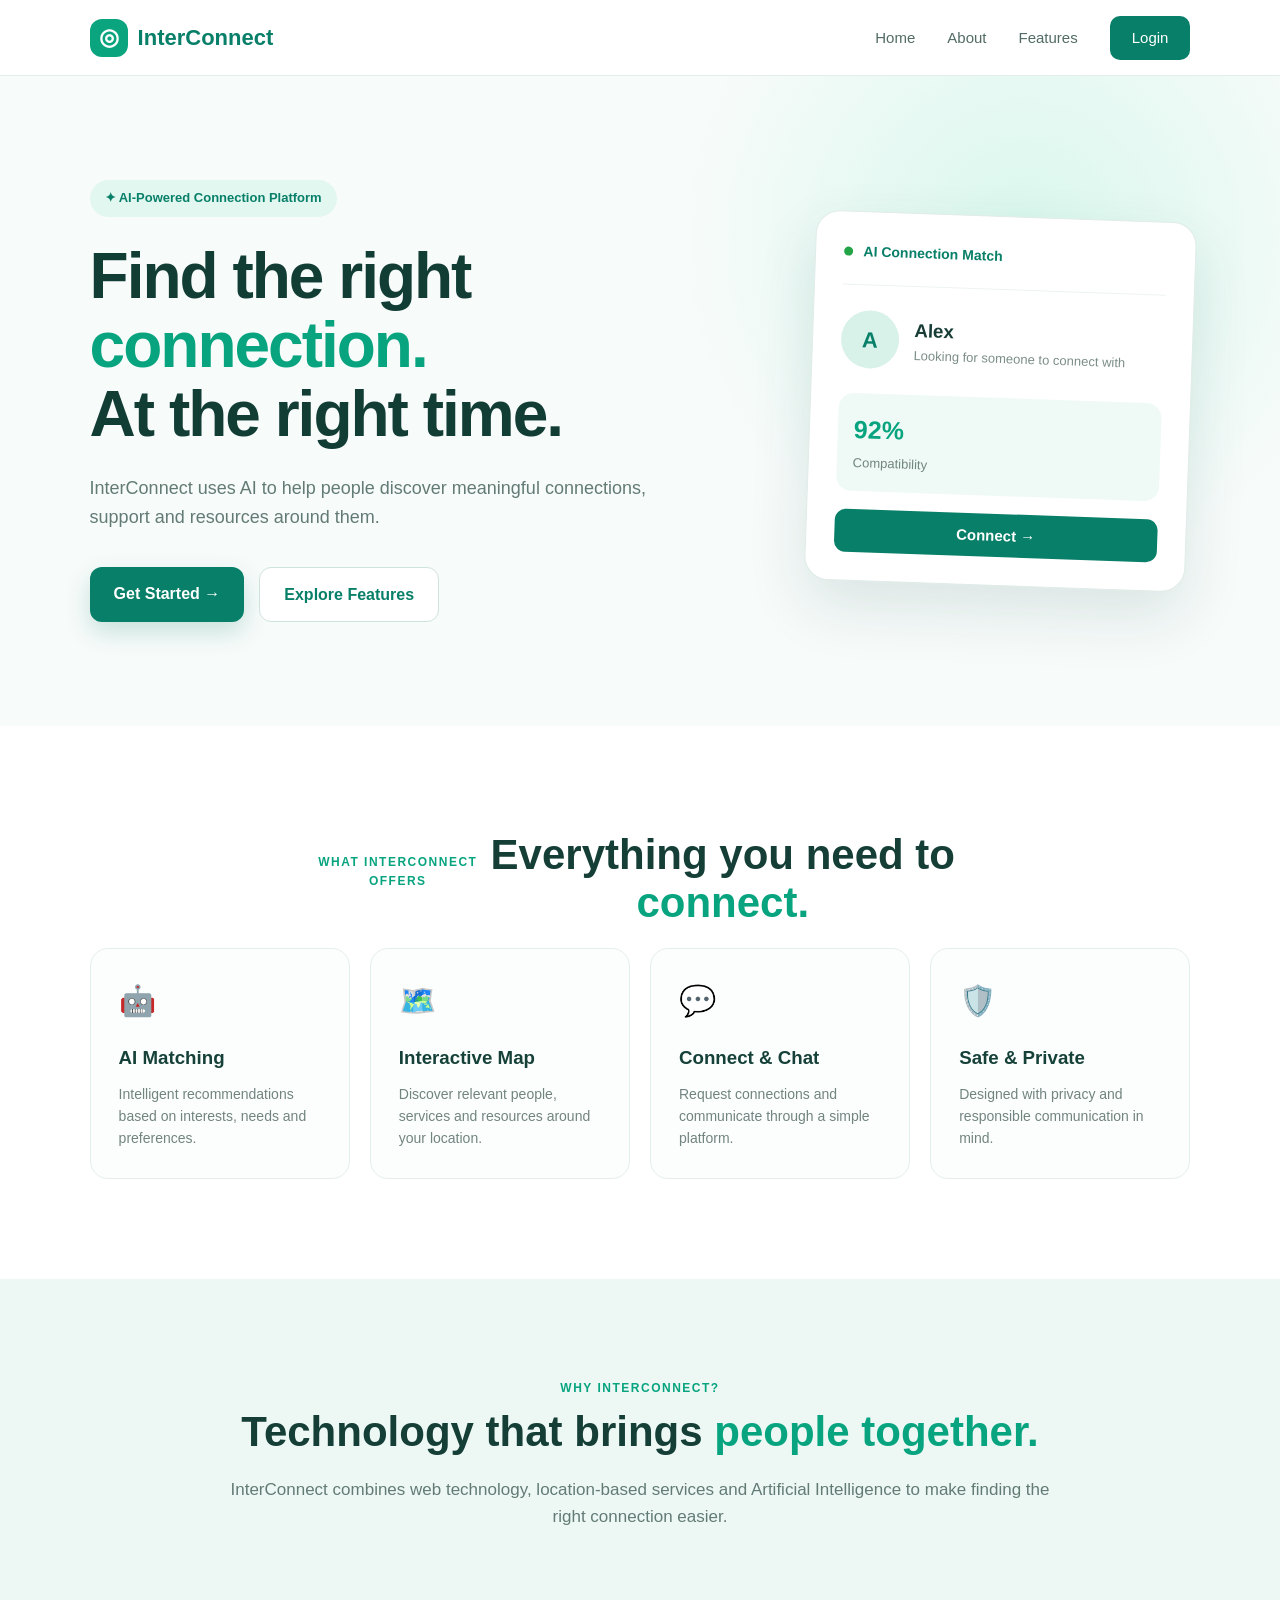
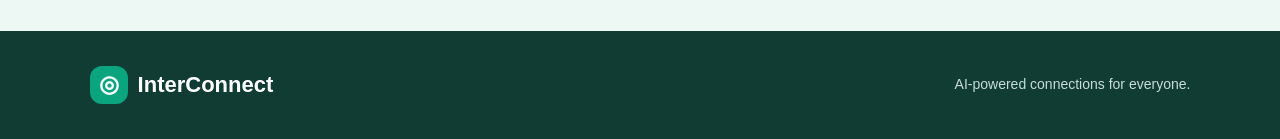
<file: index.html>
<!DOCTYPE html>
<html lang="en">
<head>
    <meta charset="UTF-8">
    <meta name="viewport" content="width=device-width, initial-scale=1.0">

    <title>InterConnect</title>

    <link rel="stylesheet" href="style.css">
</head>

<body>

    <!-- NAVBAR -->
    <header class="navbar">

        <div class="logo">
            <span class="logo-icon">◎</span>
            <span>InterConnect</span>
        </div>

        <nav>
            <a href="#home">Home</a>
            <a href="#about">About</a>
            <a href="#features">Features</a>
            <a href="login.html" class="login-btn">Login</a>
        </nav>

    </header>


    <!-- HERO SECTION -->
    <main>

        <section class="hero" id="home">

            <div class="hero-content">

                <div class="badge">
                    ✦ AI-Powered Connection Platform
                </div>

                <h1>
                    Find the right
                    <span>connection.</span>
                    <br>
                    At the right time.
                </h1>

                <p>
                    InterConnect uses AI to help people discover
                    meaningful connections, support and resources
                    around them.
                </p>

                <div class="hero-buttons">

                    <a href="login.html" class="primary-btn">
                        Get Started →
                    </a>

                    <a href="#features" class="secondary-btn">
                        Explore Features
                    </a>

                </div>

            </div>


            <!-- HERO VISUAL -->
            <div class="hero-visual">

                <div class="connection-card">

                    <div class="card-top">
                        <span class="online-dot"></span>
                        AI Connection Match
                    </div>

                    <div class="profile">

                        <div class="avatar">
                            A
                        </div>

                        <div>
                            <h3>Alex</h3>
                            <p>Looking for someone to connect with</p>
                        </div>

                    </div>

                    <div class="match">
                        <strong>92%</strong>
                        <span>Compatibility</span>
                    </div>

                    <button>
                        Connect →
                    </button>

                </div>

            </div>

        </section>


        <!-- FEATURES -->
        <section class="features" id="features">

            <div class="section-heading">

                <p class="small-title">WHAT INTERCONNECT OFFERS</p>

                <h2>
                    Everything you need to
                    <span>connect.</span>
                </h2>

            </div>


            <div class="feature-grid">

                <div class="feature-card">

                    <div class="feature-icon">🤖</div>

                    <h3>AI Matching</h3>

                    <p>
                        Intelligent recommendations based on
                        interests, needs and preferences.
                    </p>

                </div>


                <div class="feature-card">

                    <div class="feature-icon">🗺️</div>

                    <h3>Interactive Map</h3>

                    <p>
                        Discover relevant people, services and
                        resources around your location.
                    </p>

                </div>


                <div class="feature-card">

                    <div class="feature-icon">💬</div>

                    <h3>Connect & Chat</h3>

                    <p>
                        Request connections and communicate
                        through a simple platform.
                    </p>

                </div>


                <div class="feature-card">

                    <div class="feature-icon">🛡️</div>

                    <h3>Safe & Private</h3>

                    <p>
                        Designed with privacy and responsible
                        communication in mind.
                    </p>

                </div>

            </div>

        </section>


        <!-- ABOUT -->
        <section class="about" id="about">

            <div>

                <p class="small-title">WHY INTERCONNECT?</p>

                <h2>
                    Technology that brings
                    <span>people together.</span>
                </h2>

                <p>
                    InterConnect combines web technology,
                    location-based services and Artificial
                    Intelligence to make finding the right
                    connection easier.
                </p>

            </div>

        </section>

    </main>


    <!-- FOOTER -->
    <footer>

        <div class="logo">
            <span class="logo-icon">◎</span>
            InterConnect
        </div>

        <p>
            AI-powered connections for everyone.
        </p>

    </footer>

</body>
</html>
</file>
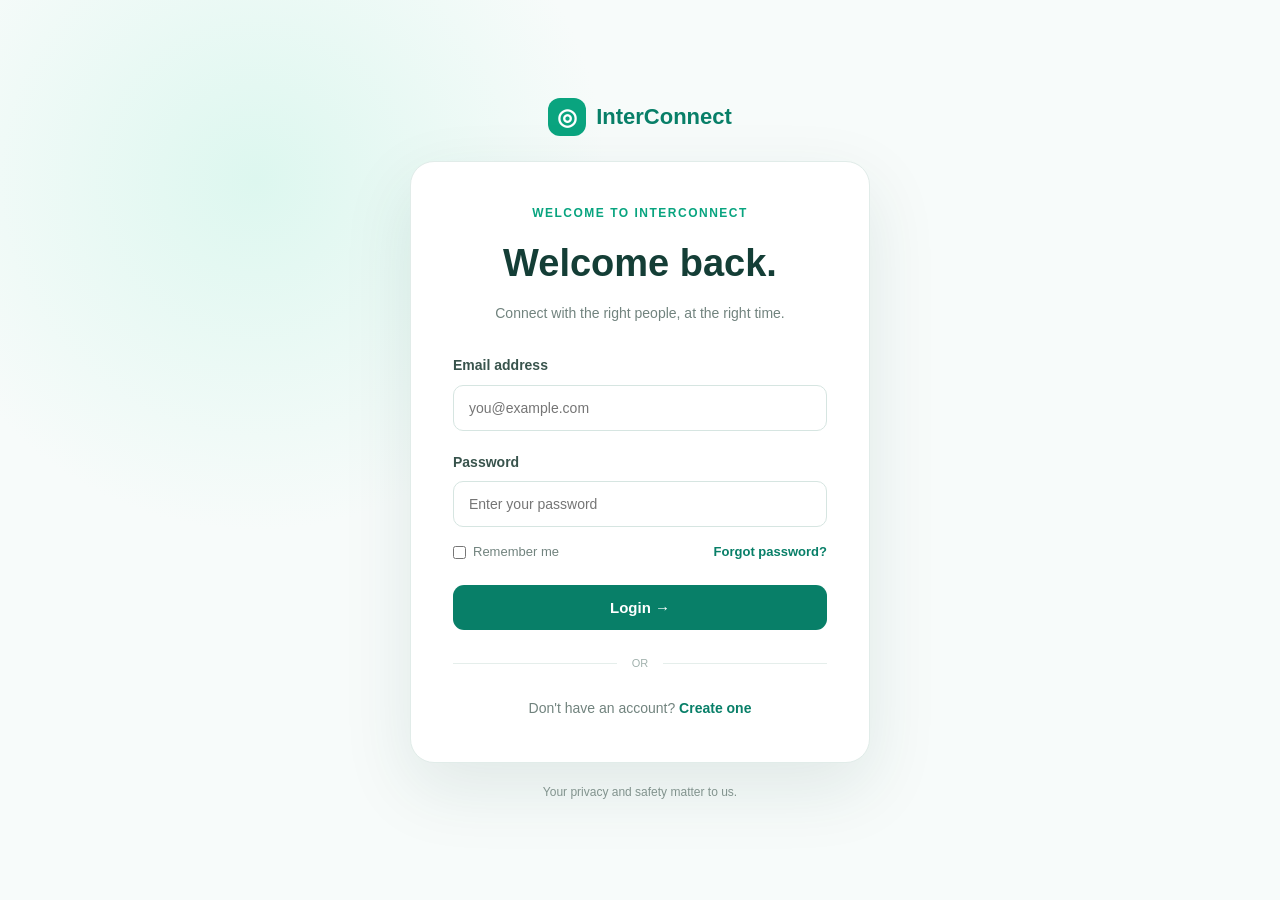
<file: dashboard.html>
<!DOCTYPE html>
<html lang="en">
<head>
    <meta charset="UTF-8">
    <meta name="viewport" content="width=device-width, initial-scale=1.0">

    <title>Dashboard | InterConnect</title>

    <link rel="stylesheet" href="style.css">
</head>

<body class="dashboard-page">

    <!-- NAVBAR -->

    <nav class="dashboard-nav">

        <a href="index.html" class="dashboard-logo">
            <span class="logo-icon">◎</span>
            InterConnect
        </a>

        <div class="dashboard-nav-links">

            <a href="dashboard.html" class="active">
                Dashboard
            </a>

            <a href="#">
                Find Support
            </a>

            <a href="messages.html">
                Messages
            </a>

            <a href="profile.html">
                Profile
            </a>

        </div>

        <button id="logoutBtn" class="logout-btn">
            Logout
        </button>

    </nav>


    <!-- MAIN CONTENT -->

    <main class="dashboard-container">

        <!-- WELCOME -->

        <section class="dashboard-welcome">

            <div>

                <p class="small-title">
                    YOUR INTERCONNECT SPACE
                </p>

                <h1>
                    Welcome, <span id="userName">there</span> 👋
                </h1>

                <p>
                    Find the right support, connect with people,
                    and take the next step at your own pace.
                </p>

            </div>

        </section>


        <!-- QUICK ACTIONS -->

        <section class="dashboard-grid">

            <div class="dashboard-card map-card">

                <div class="card-icon">
                    🗺️
                </div>

                <h2>
                    Find Support Near You
                </h2>

                <p>
                    Discover nearby support resources,
                    professionals and verified supporters.
                </p>

                <button
            class="dashboard-btn"
            onclick="window.location.href='supporters.html'">
            Find Support →
        </button>
                    </div>


            <div class="dashboard-card ai-card">

                <div class="card-icon">
                    🤖
                </div>

                <h2>
                    AI Support Match
                </h2>

                <p>
                    Tell our AI how you're feeling and
                    discover support that may suit your needs.
                </p>

                <button
    class="dashboard-btn"
    onclick="window.location.href='support.html'">

    Find My Match →

</button>

            </div>

        </section>


        <!-- RECOMMENDATIONS -->

        <section class="dashboard-section">

            <div class="section-heading">

                <div>

                    <p class="small-title">
                        PERSONALIZED FOR YOU
                    </p>

                    <h2>
                        Recommended Support
                    </h2>

                </div>

                <a href="#">
                    View all →
                </a>

            </div>


            <div class="supporter-grid">

                <div class="supporter-card">

                    <div class="supporter-avatar">
                        A
                    </div>

                    <div class="supporter-info">

                        <h3>
                            Ananya Sharma
                        </h3>

                        <p>
                            Psychology Student
                        </p>

                        <span>
                            📍 2.4 km away
                        </span>

                    </div>

                    <button>
                        Connect
                    </button>

                </div>


                <div class="supporter-card">

                    <div class="supporter-avatar">
                        R
                    </div>

                    <div class="supporter-info">

                        <h3>
                            Rahul Mehta
                        </h3>

                        <p>
                            Trained Peer Supporter
                        </p>

                        <span>
                            📍 4.1 km away
                        </span>

                    </div>

                    <button>
                        Connect
                    </button>

                </div>


                <div class="supporter-card">

                    <div class="supporter-avatar">
                        S
                    </div>

                    <div class="supporter-info">

                        <h3>
                            Sara Khan
                        </h3>

                        <p>
                            Psychology Graduate
                        </p>

                        <span>
                            📍 5.7 km away
                        </span>

                    </div>

                    <button>
                        Connect
                    </button>

                </div>

            </div>

        </section>


        <!-- AI SECTION -->

        <section class="ai-insight">

            <div class="ai-insight-icon">
                ✨
            </div>

            <div>

                <p class="small-title">
                    INTERCONNECT AI
                </p>

                <h2>
                    Not sure where to start?
                </h2>

                <p>
                    Our AI can understand your needs and
                    help you find relevant support options.
                </p>

            </div>

            <button class="dashboard-btn">
                Talk to AI →
            </button>

        </section>

    </main>


       <script>

    /* GET LOGGED-IN USER */

    const userData =
        JSON.parse(localStorage.getItem("interconnectUser"));

    console.log("Logged in user:", userData);
    console.log("User role:", userData ? userData.role : "No role");


    /* CHECK LOGIN */

    if (!userData) {

        window.location.href = "login.html";

    }


    /* SHOW USER NAME */

    if (userData && userData.name) {

        document.getElementById("userName").textContent =
            userData.name.split(" ")[0];

    }


    /* ROLE-BASED DASHBOARD */

    if (userData && userData.role === "Supporter") {

        /*
         * Supporter account detected.
         * Redirect to supporter dashboard.
         */

        window.location.href = "supporter-dashboard.html";

    }


    /* LOGOUT */

    document.getElementById("logoutBtn")
        .addEventListener("click", function () {

            localStorage.removeItem("interconnectUser");

            window.location.href = "login.html";

        });

</script>
</body>
</html>
</file>
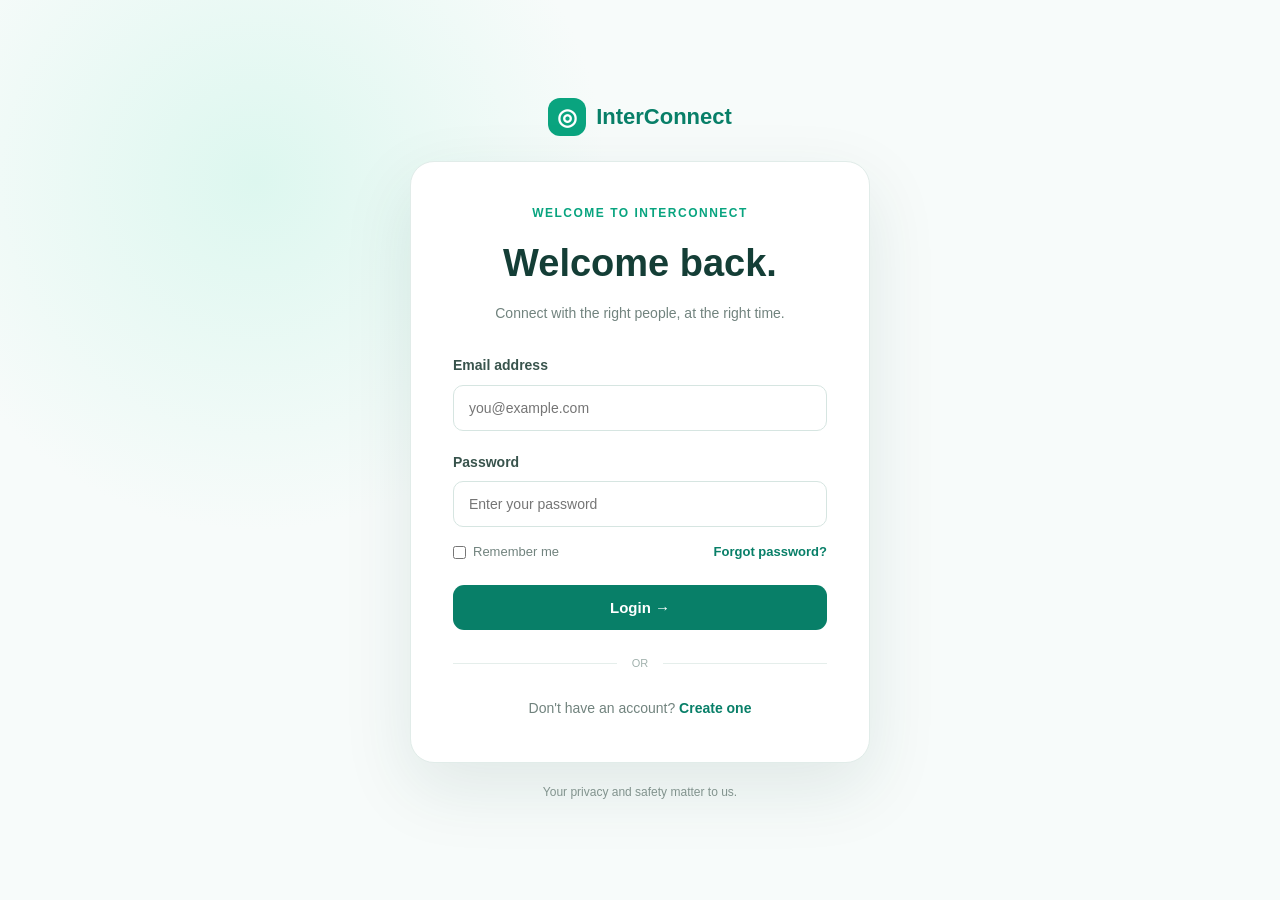
<file: login.html>
<!DOCTYPE html>
<html lang="en">
<head>
    <meta charset="UTF-8">
    <meta name="viewport" content="width=device-width, initial-scale=1.0">
    <title>Login | InterConnect</title>
    <link rel="stylesheet" href="style.css">
</head>

<body class="auth-page">

    <div class="auth-container">

        <a href="index.html" class="auth-logo">
            <span class="logo-icon">◎</span>
            InterConnect
        </a>

        <!-- LOGIN CARD -->
        <div class="auth-card">

            <div class="auth-heading">
                <p class="small-title">WELCOME TO INTERCONNECT</p>
                <h1>Welcome back.</h1>
                <p>Connect with the right people, at the right time.</p>
            </div>

            <form id="loginForm">

                <label for="email">Email address</label>

                <input
                    type="email"
                    id="email"
                    placeholder="you@example.com"
                    required
                >

                <label for="password">Password</label>

                <input
                    type="password"
                    id="password"
                    placeholder="Enter your password"
                    required
                >

                <div class="form-options">

                    <label class="remember">
                        <input type="checkbox">
                        Remember me
                    </label>

                    <a href="#">Forgot password?</a>

                </div>

                <button type="submit" class="auth-submit">
                    Login →
                </button>

            </form>

            <div class="auth-divider">
                <span>OR</span>
            </div>

            <p class="switch-auth">
                Don't have an account?
                <a href="signup.html" id="showSignup">Create one</a>
            </p>

        </div>

        <p class="auth-note">
            Your privacy and safety matter to us.
        </p>

    </div>


    <!-- ========================= -->
    <!-- SIGNUP MODAL -->
    <!-- ========================= -->

    <div class="signup-overlay" id="signupOverlay">

        <div class="signup-card">

            <button
                class="close-signup"
                id="closeSignup"
                type="button">
                ×
            </button>


            <!-- ROLE SELECTION -->

            <div id="roleSelection">

                <p class="small-title">
                    JOIN INTERCONNECT
                </p>

                <h2>
                    Create your account
                </h2>

                <p class="signup-description">
                    How would you like to use InterConnect?
                </p>


                <div class="role-options">

                    <!-- SUPPORT SEEKER -->

                    <button
                        class="role-card"
                        type="button"
                        id="supportUser">

                        <div class="role-icon">
                            👤
                        </div>

                        <div>
                            <h3>
                                I'm looking for support
                            </h3>

                            <p>
                                Find someone to talk to and
                                discover suitable support resources.
                            </p>
                        </div>

                    </button>


                    <!-- SUPPORTER -->

                    <button
                        class="role-card"
                        type="button"
                        id="supporterUser">

                        <div class="role-icon">
                            🧠
                        </div>

                        <div>
                            <h3>
                                I'm a supporter
                            </h3>

                            <p>
                                Psychology students and trained
                                supporters can help others through
                                peer support.
                            </p>
                        </div>

                    </button>

                </div>

            </div>


            <!-- ========================= -->
            <!-- SUPPORT SEEKER FORM -->
            <!-- ========================= -->

            <div
                id="seekerSignupForm"
                class="signup-form-view"
                style="display: none;">

                <button
                    type="button"
                    class="back-role"
                    id="backToRoles">

                    ← Change account type

                </button>

                <p class="small-title">
                    SUPPORT SEEKER
                </p>

                <h2>
                    Create your account
                </h2>

                <p class="signup-description">
                    Tell us a little about yourself.
                </p>


                <form id="seekerForm">

                    <label for="seekerName">
                        Full name
                    </label>

                    <input
                        type="text"
                        id="seekerName"
                        placeholder="Your full name"
                        required
                    >


                    <label for="seekerEmail">
                        Email address
                    </label>

                    <input
                        type="email"
                        id="seekerEmail"
                        placeholder="you@example.com"
                        required
                    >


                    <label for="seekerPassword">
                        Password
                    </label>

                    <input
                        type="password"
                        id="seekerPassword"
                        placeholder="Create a password"
                        required
                    >


                    <div class="two-inputs">

                        <div>

                            <label for="seekerAge">
                                Age
                            </label>

                            <input
                                type="number"
                                id="seekerAge"
                                placeholder="Age"
                                min="13"
                                required
                            >

                        </div>


                        <div>

                            <label for="seekerLocation">
                                Location
                            </label>

                            <input
                                type="text"
                                id="seekerLocation"
                                placeholder="City"
                                required
                            >

                        </div>

                    </div>


                    <label for="seekerInterests">
                        Interests
                    </label>

                    <input
                        type="text"
                        id="seekerInterests"
                        placeholder="e.g. studies, music, fitness"
                    >


                    <button
                        type="submit"
                        class="auth-submit">

                        Create Account →

                    </button>

                </form>

            </div>


            <!-- ========================= -->
            <!-- SUPPORTER FORM -->
            <!-- ========================= -->

            <div
                id="supporterSignupForm"
                class="signup-form-view"
                style="display: none;">

                <button
                    type="button"
                    class="back-role"
                    id="backToRoles2">

                    ← Change account type

                </button>

                <p class="small-title">
                    SUPPORTER
                </p>

                <h2>
                    Become a supporter
                </h2>

                <p class="signup-description">
                    Create your supporter profile.
                </p>


                <form id="supporterForm">

                    <label for="supporterName">
                        Full name
                    </label>

                    <input
                        type="text"
                        id="supporterName"
                        placeholder="Your full name"
                        required
                    >


                    <label for="supporterEmail">
                        Email address
                    </label>

                    <input
                        type="email"
                        id="supporterEmail"
                        placeholder="you@example.com"
                        required
                    >


                    <label for="supporterPassword">
                        Password
                    </label>

                    <input
                        type="password"
                        id="supporterPassword"
                        placeholder="Create a password"
                        required
                    >


                    <label for="qualification">
                        Education / Qualification
                    </label>

                    <input
                        type="text"
                        id="qualification"
                        placeholder="e.g. B.A. Psychology"
                        required
                    >


                    <label for="college">
                        College / Institution
                    </label>

                    <input
                        type="text"
                        id="college"
                        placeholder="Your college or institution"
                        required
                    >


                    <label for="supporterLocation">
                        Location
                    </label>

                    <input
                        type="text"
                        id="supporterLocation"
                        placeholder="City"
                        required
                    >


                    <label for="supporterBio">
                        Short bio
                    </label>

                    <textarea
                        id="supporterBio"
                        placeholder="Tell people a little about yourself..."
                        rows="3">
                    </textarea>


                    <button
                        type="submit"
                        class="auth-submit">

                        Submit for Verification →

                    </button>

                </form>

            </div>

        </div>

    </div>


    <script src="app.js"></script>

</body>
</html>
</file>
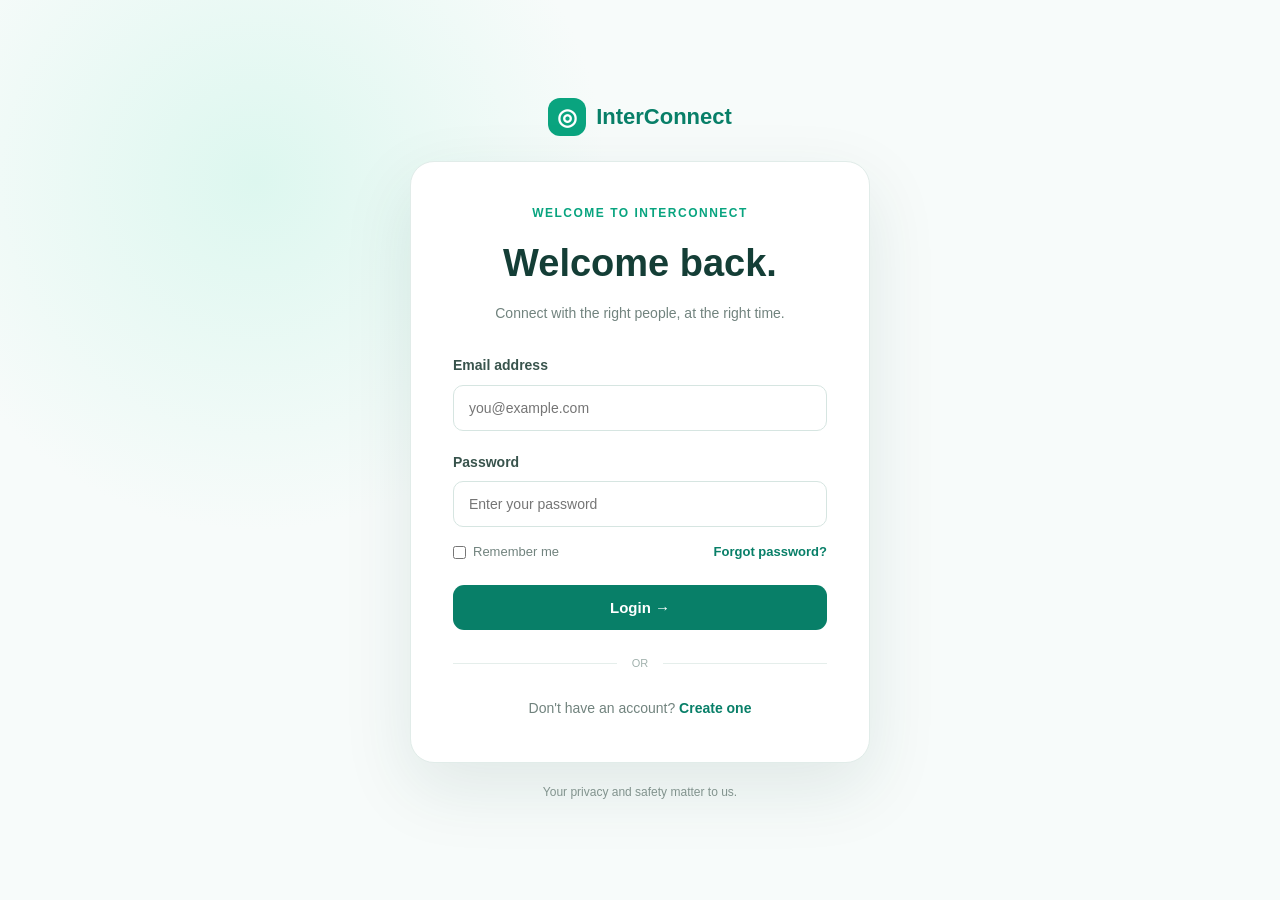
<file: messages.html>
<!DOCTYPE html>
<html lang="en">

<head>
    <meta charset="UTF-8">
    <meta name="viewport" content="width=device-width, initial-scale=1.0">

    <title>Messages | InterConnect</title>

    <link rel="stylesheet" href="style.css">
</head>

<body class="dashboard-page">

    <!-- NAVBAR -->

    <nav class="dashboard-nav">

        <a href="index.html" class="dashboard-logo">
            <span class="logo-icon">◎</span>
            InterConnect
        </a>

        <div class="dashboard-nav-links">

            <a href="dashboard.html">
                Dashboard
            </a>

            <a href="supporters.html">
                Find Support
            </a>

            <a href="messages.html" class="active">
                Messages
            </a>

            <a href="profile.html">
                Profile
            </a>

        </div>

        <button id="logoutBtn" class="logout-btn">
            Logout
        </button>

    </nav>


    <!-- MAIN -->

    <main class="messages-container">

        <section class="messages-header">

            <p class="small-title">
                INTERCONNECT MESSAGES
            </p>

            <h1>
                Your conversations
            </h1>

            <p>
                Connect, talk and take things at your own pace.
            </p>

        </section>


        <section class="messages-layout">

            <!-- =========================
                 CONVERSATIONS
            ========================== -->

            <aside class="conversation-panel">

                <div class="conversation-heading">

                    <h2>
                        Conversations
                    </h2>

                    <span id="conversationCount">
                        0
                    </span>

                </div>


                <div
                    id="conversationList"
                    class="conversation-list"
                >

                    <p
                        id="noConversations"
                        style="padding:20px;"
                    >
                        Loading conversations...
                    </p>

                </div>

            </aside>


            <!-- =========================
                 CHAT
            ========================== -->

            <section class="chat-panel">

                <div class="chat-header">

                    <div class="chat-person">

                        <div
                            class="conversation-avatar"
                            id="chatAvatar"
                        >
                            ?
                        </div>

                        <div>

                            <h2 id="chatName">
                                Select a conversation
                            </h2>

                            <p id="chatRole">
                                Choose someone from your conversations.
                            </p>

                        </div>

                    </div>

                </div>


                <!-- CHAT MESSAGES -->

                <div
                    class="chat-messages"
                    id="chatMessages"
                >

                    <div
                        style="
                            text-align:center;
                            padding:40px;
                            opacity:0.7;
                        "
                    >
                        Select a conversation to start chatting.
                    </div>

                </div>


                <!-- MESSAGE INPUT -->

                <form
                    class="message-input-area"
                    id="messageForm"
                >

                    <input
                        type="text"
                        id="messageInput"
                        placeholder="Write a message..."
                        autocomplete="off"
                    >

                    <button type="submit">
                        Send →
                    </button>

                </form>

            </section>

        </section>

    </main>


    <script>

        /* =====================================================
           BACKEND URL
        ===================================================== */

        const API_URL =
            "https://interconnect-production-9022.up.railway.app";


        /* =====================================================
           LOGGED-IN USER
        ===================================================== */

        const currentUser =
            JSON.parse(
                localStorage.getItem(
                    "interconnectUser"
                )
            );


        console.log(
            "Messages page user:",
            currentUser
        );


        /* =====================================================
           LOGIN CHECK
        ===================================================== */

        if (
            !currentUser ||
            !currentUser.id
        ) {

            window.location.href =
                "login.html";

        }


        /* =====================================================
           ELEMENTS
        ===================================================== */

        const conversationList =
            document.getElementById(
                "conversationList"
            );


        const conversationCount =
            document.getElementById(
                "conversationCount"
            );


        const noConversations =
            document.getElementById(
                "noConversations"
            );


        const chatName =
            document.getElementById(
                "chatName"
            );


        const chatRole =
            document.getElementById(
                "chatRole"
            );


        const chatAvatar =
            document.getElementById(
                "chatAvatar"
            );


        const chatMessages =
            document.getElementById(
                "chatMessages"
            );


        const messageForm =
            document.getElementById(
                "messageForm"
            );


        const messageInput =
            document.getElementById(
                "messageInput"
            );


        /* =====================================================
           CURRENT CONVERSATION
        ===================================================== */

        let currentReceiverId = null;


        /* =====================================================
           LOGOUT
        ===================================================== */

        document
            .getElementById("logoutBtn")
            .addEventListener(
                "click",
                function () {

                    localStorage.removeItem(
                        "interconnectUser"
                    );

                    localStorage.removeItem(
                        "selectedConversationUser"
                    );

                    window.location.href =
                        "login.html";

                }
            );


        /* =====================================================
           LOAD ACCEPTED CONNECTIONS
        ===================================================== */

        async function loadConversations() {

            try {

                console.log(
                    "Loading connections for user:",
                    currentUser.id
                );


                const response =
                    await fetch(
                        API_URL +
                        "/connections/" +
                        currentUser.id
                    );


                const result =
                    await response.json();


                console.log(
                    "Connections response:",
                    result
                );


                if (
                    !response.ok ||
                    !result.success
                ) {

                    conversationList.innerHTML = `

                        <p style="padding:20px;">

                            Unable to load conversations.

                            ${
                                result.message ||
                                "Please try again."
                            }

                        </p>

                    `;

                    return;

                }


                const connections =
                    result.connections || [];


                /* REMOVE DUPLICATES */

                const uniqueConnections = [];

                const seenIds = new Set();


                connections.forEach(
                    function (person) {

                        const id =
                            parseInt(
                                person.user_id
                            );


                        if (
                            id &&
                            !seenIds.has(id)
                        ) {

                            seenIds.add(id);

                            uniqueConnections.push(
                                person
                            );

                        }

                    }
                );


                /* UPDATE COUNT */

                conversationCount.textContent =
                    uniqueConnections.length;


                /* CLEAR LIST */

                conversationList.innerHTML =
                    "";


                /* NO CONNECTIONS */

                if (
                    uniqueConnections.length === 0
                ) {

                    conversationList.innerHTML = `

                        <p
                            style="
                                padding:20px;
                                opacity:0.7;
                            "
                        >
                            No accepted conversations yet.
                        </p>

                    `;

                    chatName.textContent =
                        "No conversations yet";

                    chatRole.textContent =
                        "Accept a support request to start messaging.";

                    chatAvatar.textContent =
                        "?";

                    chatMessages.innerHTML = `

                        <div
                            style="
                                text-align:center;
                                padding:40px;
                                opacity:0.7;
                            "
                        >
                            You don't have any accepted
                            connections yet.
                        </div>

                    `;

                    return;

                }


                /* =================================================
                   CREATE CONVERSATION CARDS
                ================================================= */

                uniqueConnections.forEach(
                    function (person) {

                        const conversation =
                            document.createElement(
                                "div"
                            );


                        conversation.className =
                            "conversation";


                        conversation.dataset.id =
                            person.user_id;


                        conversation.dataset.name =
                            person.name ||
                            "User";


                        conversation.dataset.role =
                            person.role ||
                            "InterConnect Member";


                        const firstLetter =
                            person.name
                                ? person.name
                                    .charAt(0)
                                    .toUpperCase()
                                : "?";


                        conversation.innerHTML = `

                            <div
                                class="conversation-avatar"
                            >
                                ${firstLetter}
                            </div>


                            <div
                                class="conversation-info"
                            >

                                <h3>
                                    ${
                                        person.name ||
                                        "User"
                                    }
                                </h3>

                                <p>
                                    ${
                                        person.role ||
                                        "InterConnect Member"
                                    }
                                </p>

                                <span>
                                    Connected on InterConnect
                                </span>

                            </div>


                            <div
                                class="online-dot"
                            ></div>

                        `;


                        conversationList.appendChild(
                            conversation
                        );


                        /* CLICK CONVERSATION */

                        conversation.addEventListener(
                            "click",
                            function () {

                                openConversation(
                                    conversation
                                );

                            }
                        );

                    }
                );


                /* =================================================
                   OPEN SELECTED CONVERSATION
                ================================================= */

                const selectedConversation =
                    JSON.parse(
                        localStorage.getItem(
                            "selectedConversationUser"
                        )
                    );


                if (
                    selectedConversation &&
                    selectedConversation.id
                ) {

                    const matchingConversation =
                        Array.from(
                            conversationList
                                .querySelectorAll(
                                    ".conversation"
                                )
                        ).find(
                            function (conversation) {

                                return (
                                    parseInt(
                                        conversation.dataset.id
                                    ) ===
                                    parseInt(
                                        selectedConversation.id
                                    )
                                );

                            }
                        );


                    if (
                        matchingConversation
                    ) {

                        openConversation(
                            matchingConversation
                        );

                    } else {

                        openConversation(
                            conversationList
                                .querySelector(
                                    ".conversation"
                                )
                        );

                    }


                    localStorage.removeItem(
                        "selectedConversationUser"
                    );

                } else {

                    /* OPEN FIRST CONVERSATION */

                    const firstConversation =
                        conversationList
                            .querySelector(
                                ".conversation"
                            );


                    if (
                        firstConversation
                    ) {

                        openConversation(
                            firstConversation
                        );

                    }

                }

            } catch (error) {

                console.error(
                    "Conversation loading error:",
                    error
                );


                conversationList.innerHTML = `

                    <p style="padding:20px;">

                        Unable to load conversations.

                        Please try again.

                    </p>

                `;

            }

        }


        /* =====================================================
           OPEN CONVERSATION
        ===================================================== */

        function openConversation(
            conversation
        ) {

            if (!conversation) {
                return;
            }


            /* REMOVE ACTIVE */

            document
                .querySelectorAll(
                    ".conversation"
                )
                .forEach(
                    function (item) {

                        item.classList.remove(
                            "active-conversation"
                        );

                    }
                );


            /* ADD ACTIVE */

            conversation.classList.add(
                "active-conversation"
            );


            /* GET USER ID */

            currentReceiverId =
                parseInt(
                    conversation.dataset.id
                );


            /* GET NAME */

            const name =
                conversation.dataset.name ||
                "User";


            /* GET ROLE */

            const role =
                conversation.dataset.role ||
                "InterConnect Member";


            /* UPDATE CHAT HEADER */

            chatName.textContent =
                name;


            chatRole.textContent =
                "🟢 Connected · " +
                role;


            chatAvatar.textContent =
                name
                    ? name
                        .charAt(0)
                        .toUpperCase()
                    : "?";


            /* LOAD MESSAGES */

            loadMessages(
                currentReceiverId
            );

        }


        /* =====================================================
           LOAD MESSAGES
        ===================================================== */

        async function loadMessages(
            receiverId
        ) {

            if (!receiverId) {
                return;
            }


            try {

                const response =
                    await fetch(
                        API_URL +
                        "/messages/" +
                        currentUser.id +
                        "/" +
                        receiverId
                    );


                const result =
                    await response.json();


                console.log(
                    "Messages response:",
                    result
                );


                if (
                    !response.ok ||
                    !result.success
                ) {

                    console.error(
                        result.message ||
                        "Unable to load messages."
                    );

                    return;

                }


                chatMessages.innerHTML =
                    "";


                const messages =
                    result.messages || [];


                /* NO MESSAGES */

                if (
                    messages.length === 0
                ) {

                    chatMessages.innerHTML = `

                        <div
                            style="
                                text-align:center;
                                padding:40px;
                                opacity:0.7;
                            "
                        >
                            No messages yet.
                            Start the conversation.
                        </div>

                    `;

                    return;

                }


                /* DISPLAY MESSAGES */

                messages.forEach(
                    function (message) {

                        const messageDiv =
                            document.createElement(
                                "div"
                            );


                        const type =
                            parseInt(
                                message.sender_id
                            ) ===
                            parseInt(
                                currentUser.id
                            )
                                ? "sent"
                                : "received";


                        messageDiv.className =
                            "message " + type;


                        const date =
                            new Date(
                                message.created_at
                            );


                        const time =
                            date.toLocaleTimeString(
                                [],
                                {
                                    hour:
                                        "2-digit",

                                    minute:
                                        "2-digit"
                                }
                            );


                        const text =
                            document.createElement(
                                "p"
                            );


                        text.textContent =
                            message.message;


                        const timeElement =
                            document.createElement(
                                "span"
                            );


                        timeElement.textContent =
                            time;


                        messageDiv.appendChild(
                            text
                        );


                        messageDiv.appendChild(
                            timeElement
                        );


                        chatMessages.appendChild(
                            messageDiv
                        );

                    }
                );


                /* SCROLL TO BOTTOM */

                chatMessages.scrollTop =
                    chatMessages.scrollHeight;

            } catch (error) {

                console.error(
                    "Unable to load messages:",
                    error
                );

            }

        }


        /* =====================================================
           SEND MESSAGE
        ===================================================== */

        messageForm.addEventListener(
            "submit",
            async function (event) {

                event.preventDefault();


                const text =
                    messageInput.value.trim();


                if (!text) {
                    return;
                }


                if (!currentReceiverId) {

                    alert(
                        "Please select a conversation first."
                    );

                    return;

                }


                try {

                    const response =
                        await fetch(
                            API_URL +
                            "/messages",
                            {

                                method:
                                    "POST",

                                headers: {

                                    "Content-Type":
                                        "application/json"

                                },

                                body:
                                    JSON.stringify({

                                        sender_id:
                                            currentUser.id,

                                        receiver_id:
                                            currentReceiverId,

                                        message:
                                            text

                                    })

                            }
                        );


                    const result =
                        await response.json();


                    console.log(
                        "Send message response:",
                        result
                    );


                    if (
                        !response.ok ||
                        !result.success
                    ) {

                        alert(
                            result.message ||
                            "Unable to send message."
                        );

                        return;

                    }


                    /* CLEAR INPUT */

                    messageInput.value =
                        "";


                    /* RELOAD CHAT */

                    await loadMessages(
                        currentReceiverId
                    );


                } catch (error) {

                    console.error(
                        "Send message error:",
                        error
                    );


                    alert(
                        "Unable to send message. Please try again."
                    );

                }

            }
        );


        /* =====================================================
           START
        ===================================================== */

        loadConversations();

    </script>

</body>

</html>
</file>
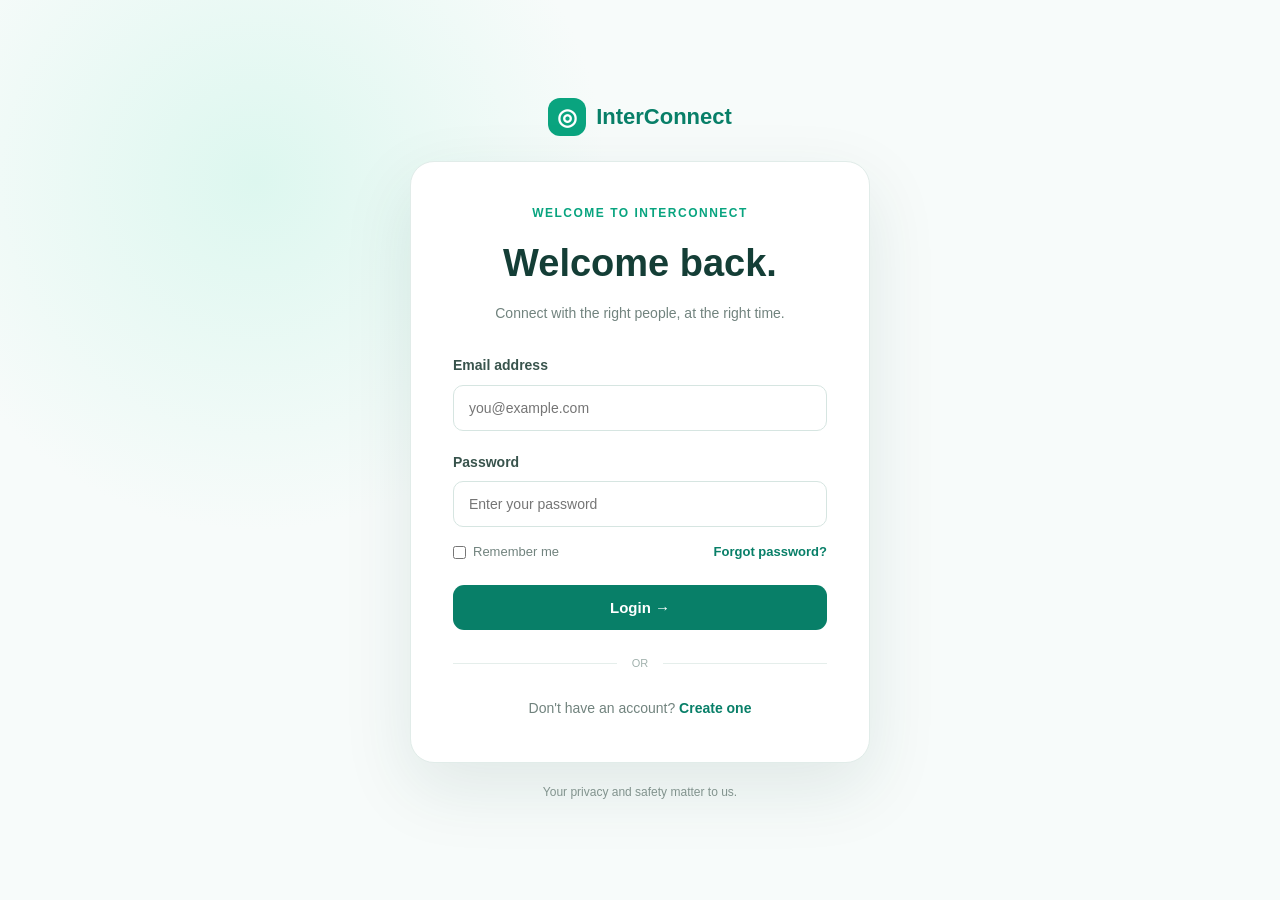
<file: profile.html>
<!DOCTYPE html>
<html lang="en">
<head>
    <meta charset="UTF-8">
    <meta name="viewport" content="width=device-width, initial-scale=1.0">

    <title>Profile | InterConnect</title>

    <link rel="stylesheet" href="style.css">
</head>

<body class="dashboard-page">

    <!-- NAVBAR -->

    <nav class="dashboard-nav">

        <a href="index.html" class="dashboard-logo">
            <span class="logo-icon">◎</span>
            InterConnect
        </a>

        <div class="dashboard-nav-links">

            <a href="dashboard.html">
                Dashboard
            </a>

            <a href="supporters.html">
                Find Support
            </a>

            <a href="messages.html">
                Messages
            </a>

            <a href="profile.html" class="active">
                Profile
            </a>

        </div>

        <button id="logoutBtn" class="logout-btn">
            Logout
        </button>

    </nav>


    <!-- PROFILE -->

    <main class="profile-container">

        <section class="profile-header">

            <p class="small-title">
                YOUR INTERCONNECT PROFILE
            </p>

            <h1>
                Your Profile
            </h1>

            <p>
                Manage your information and see how you appear
                within the InterConnect community.
            </p>

        </section>


        <section class="profile-layout">

            <!-- PROFILE CARD -->

            <div class="profile-card">

                <div class="profile-avatar" id="profileAvatar">
                    U
                </div>

                <h2 id="profileName">
                    User
                </h2>

                <p id="profileRole">
                    Support Seeker
                </p>

                <span class="profile-status">
                    ● Active
                </span>

            </div>


            <!-- INFORMATION -->

            <div class="profile-details">

                <div class="profile-details-header">

                    <div>

                        <p class="small-title">
                            PERSONAL INFORMATION
                        </p>

                        <h2>
                            Account details
                        </h2>

                    </div>

                    <button
                        type="button"
                        class="edit-profile-btn"
                        id="editProfileBtn">

                        Edit Profile

                    </button>

                </div>


                <!-- PROFILE INFORMATION -->

                <div class="profile-info-grid">

                    <div class="profile-info-item">

                        <span>Full name</span>

                        <strong id="infoName">
                            —
                        </strong>

                        <input
                            id="editName"
                            type="text"
                            style="display:none;"
                        >

                    </div>


                    <div class="profile-info-item">

                        <span>Email address</span>

                        <strong id="infoEmail">
                            —
                        </strong>

                        <input
                            id="editEmail"
                            type="email"
                            disabled
                            style="display:none;"
                        >

                    </div>


                    <div class="profile-info-item">

                        <span>Account type</span>

                        <strong id="infoRole">
                            —
                        </strong>

                        <input
                            id="editRole"
                            type="text"
                            style="display:none;"
                        >

                    </div>


                    <div class="profile-info-item">

                        <span>Location</span>

                        <strong id="infoLocation">
                            —
                        </strong>

                        <input
                            id="editLocation"
                            type="text"
                            style="display:none;"
                        >

                    </div>


                    <div class="profile-info-item">

                        <span>Age</span>

                        <strong id="infoAge">
                            —
                        </strong>

                        <input
                            id="editAge"
                            type="number"
                            style="display:none;"
                        >

                    </div>


                    <div class="profile-info-item">

                        <span>Interests</span>

                        <strong id="infoInterests">
                            —
                        </strong>

                        <input
                            id="editInterests"
                            type="text"
                            style="display:none;"
                        >

                    </div>

                </div>


                <!-- EDIT ACTIONS -->

                <div
                    class="profile-actions"
                    id="profileActions"
                    style="display:none;"
                >

                    <button
                        type="button"
                        id="cancelProfileBtn"
                        class="cancel-profile-btn">

                        Cancel

                    </button>

                    <button
                        type="button"
                        id="saveProfileBtn"
                        class="save-profile-btn">

                        Save Changes

                    </button>

                </div>


                <!-- ABOUT -->

                <div class="profile-about">

                    <p class="small-title">
                        ABOUT YOU
                    </p>

                    <p id="profileAbout">
                        Your profile information will appear here.
                    </p>

                </div>

            </div>

        </section>

    </main>


    <script>

        /* GET USER */

        const userData =
            JSON.parse(
                localStorage.getItem("interconnectUser")
            );


        /* IF NOT LOGGED IN */

        if (!userData) {

            window.location.href = "login.html";

        }


        /* ELEMENTS */

        const profileName =
            document.getElementById("profileName");

        const profileRole =
            document.getElementById("profileRole");

        const profileAvatar =
            document.getElementById("profileAvatar");

        const infoName =
            document.getElementById("infoName");

        const infoEmail =
            document.getElementById("infoEmail");

        const infoRole =
            document.getElementById("infoRole");

        const infoLocation =
            document.getElementById("infoLocation");

        const infoAge =
            document.getElementById("infoAge");

        const infoInterests =
            document.getElementById("infoInterests");

        const profileAbout =
            document.getElementById("profileAbout");


        const editProfileBtn =
            document.getElementById("editProfileBtn");

        const profileActions =
            document.getElementById("profileActions");


        const editName =
            document.getElementById("editName");

        const editEmail =
            document.getElementById("editEmail");

        const editRole =
            document.getElementById("editRole");

        const editLocation =
            document.getElementById("editLocation");

        const editAge =
            document.getElementById("editAge");

        const editInterests =
            document.getElementById("editInterests");


        /* DISPLAY PROFILE */

        function displayProfile() {

            const name =
                userData.name || "User";

            const email =
                userData.email || "Not provided";

            const role =
                userData.role || "Support Seeker";

            const location =
                userData.location || "Not provided";

            const age =
                userData.age || "Not provided";

            const interests =
                userData.interests || "Not provided";


            /* PROFILE CARD */

            profileName.textContent = name;

            profileRole.textContent = role;

            profileAvatar.textContent =
                name.charAt(0).toUpperCase();


            /* INFORMATION */

            infoName.textContent = name;

            infoEmail.textContent = email;

            infoRole.textContent = role;

            infoLocation.textContent = location;

            infoAge.textContent = age;

            infoInterests.textContent = interests;


            /* ABOUT */

            profileAbout.textContent =
                interests !== "Not provided"
                ? "Interested in " + interests + "."
                : "No additional information provided yet.";

        }


        /* INITIAL DISPLAY */

        if (userData) {

            displayProfile();

        }


        /* LOGOUT */

        document.getElementById("logoutBtn")
            .addEventListener(
                "click",
                function () {

                    localStorage.removeItem(
                        "interconnectUser"
                    );

                    window.location.href =
                        "login.html";

                }
            );


        /* EDIT PROFILE */

        editProfileBtn.addEventListener(
            "click",
            function () {

                /* PUT CURRENT VALUES INTO INPUTS */

                editName.value =
                    userData.name || "";

                editEmail.value =
                    userData.email || "";

                editRole.value =
                    userData.role || "";

                editLocation.value =
                    userData.location || "";

                editAge.value =
                    userData.age || "";

                editInterests.value =
                    userData.interests || "";


                /* HIDE TEXT */

                infoName.style.display = "none";
                infoEmail.style.display = "none";
                infoRole.style.display = "none";
                infoLocation.style.display = "none";
                infoAge.style.display = "none";
                infoInterests.style.display = "none";


                /* SHOW INPUTS */

                editName.style.display = "block";
                editEmail.style.display = "block";
                editRole.style.display = "block";
                editLocation.style.display = "block";
                editAge.style.display = "block";
                editInterests.style.display = "block";


                /* ENABLE EDITABLE FIELDS */

                editName.disabled = false;
                editRole.disabled = false;
                editLocation.disabled = false;
                editAge.disabled = false;
                editInterests.disabled = false;


                /* BUTTONS */

                editProfileBtn.style.display =
                    "none";

                profileActions.style.display =
                    "flex";

            }
        );


        /* SAVE CHANGES */

        document.getElementById("saveProfileBtn")
            .addEventListener(
                "click",
                function () {

                    /* UPDATE USER DATA */

                    userData.name =
                        editName.value.trim();

                    userData.role =
                        editRole.value.trim();

                    userData.location =
                        editLocation.value.trim();

                    userData.age =
                        editAge.value.trim();

                    userData.interests =
                        editInterests.value.trim();


                    /* SAVE TO LOCAL STORAGE */

                    localStorage.setItem(
                        "interconnectUser",
                        JSON.stringify(userData)
                    );


                    /* DISPLAY UPDATED PROFILE */

                    displayProfile();


                    /* HIDE INPUTS */

                    editName.style.display = "none";
                    editEmail.style.display = "none";
                    editRole.style.display = "none";
                    editLocation.style.display = "none";
                    editAge.style.display = "none";
                    editInterests.style.display = "none";


                    /* SHOW TEXT */

                    infoName.style.display = "block";
                    infoEmail.style.display = "block";
                    infoRole.style.display = "block";
                    infoLocation.style.display = "block";
                    infoAge.style.display = "block";
                    infoInterests.style.display = "block";


                    /* BUTTONS */

                    profileActions.style.display =
                        "none";

                    editProfileBtn.style.display =
                        "inline-block";


                    alert(
                        "Profile updated successfully!"
                    );

                }
            );


        /* CANCEL */

        document.getElementById("cancelProfileBtn")
            .addEventListener(
                "click",
                function () {

                    /* HIDE INPUTS */

                    editName.style.display = "none";
                    editEmail.style.display = "none";
                    editRole.style.display = "none";
                    editLocation.style.display = "none";
                    editAge.style.display = "none";
                    editInterests.style.display = "none";


                    /* SHOW TEXT */

                    infoName.style.display = "block";
                    infoEmail.style.display = "block";
                    infoRole.style.display = "block";
                    infoLocation.style.display = "block";
                    infoAge.style.display = "block";
                    infoInterests.style.display = "block";


                    /* BUTTONS */

                    profileActions.style.display =
                        "none";

                    editProfileBtn.style.display =
                        "inline-block";

                }
            );

    </script>

</body>
</html>
</file>
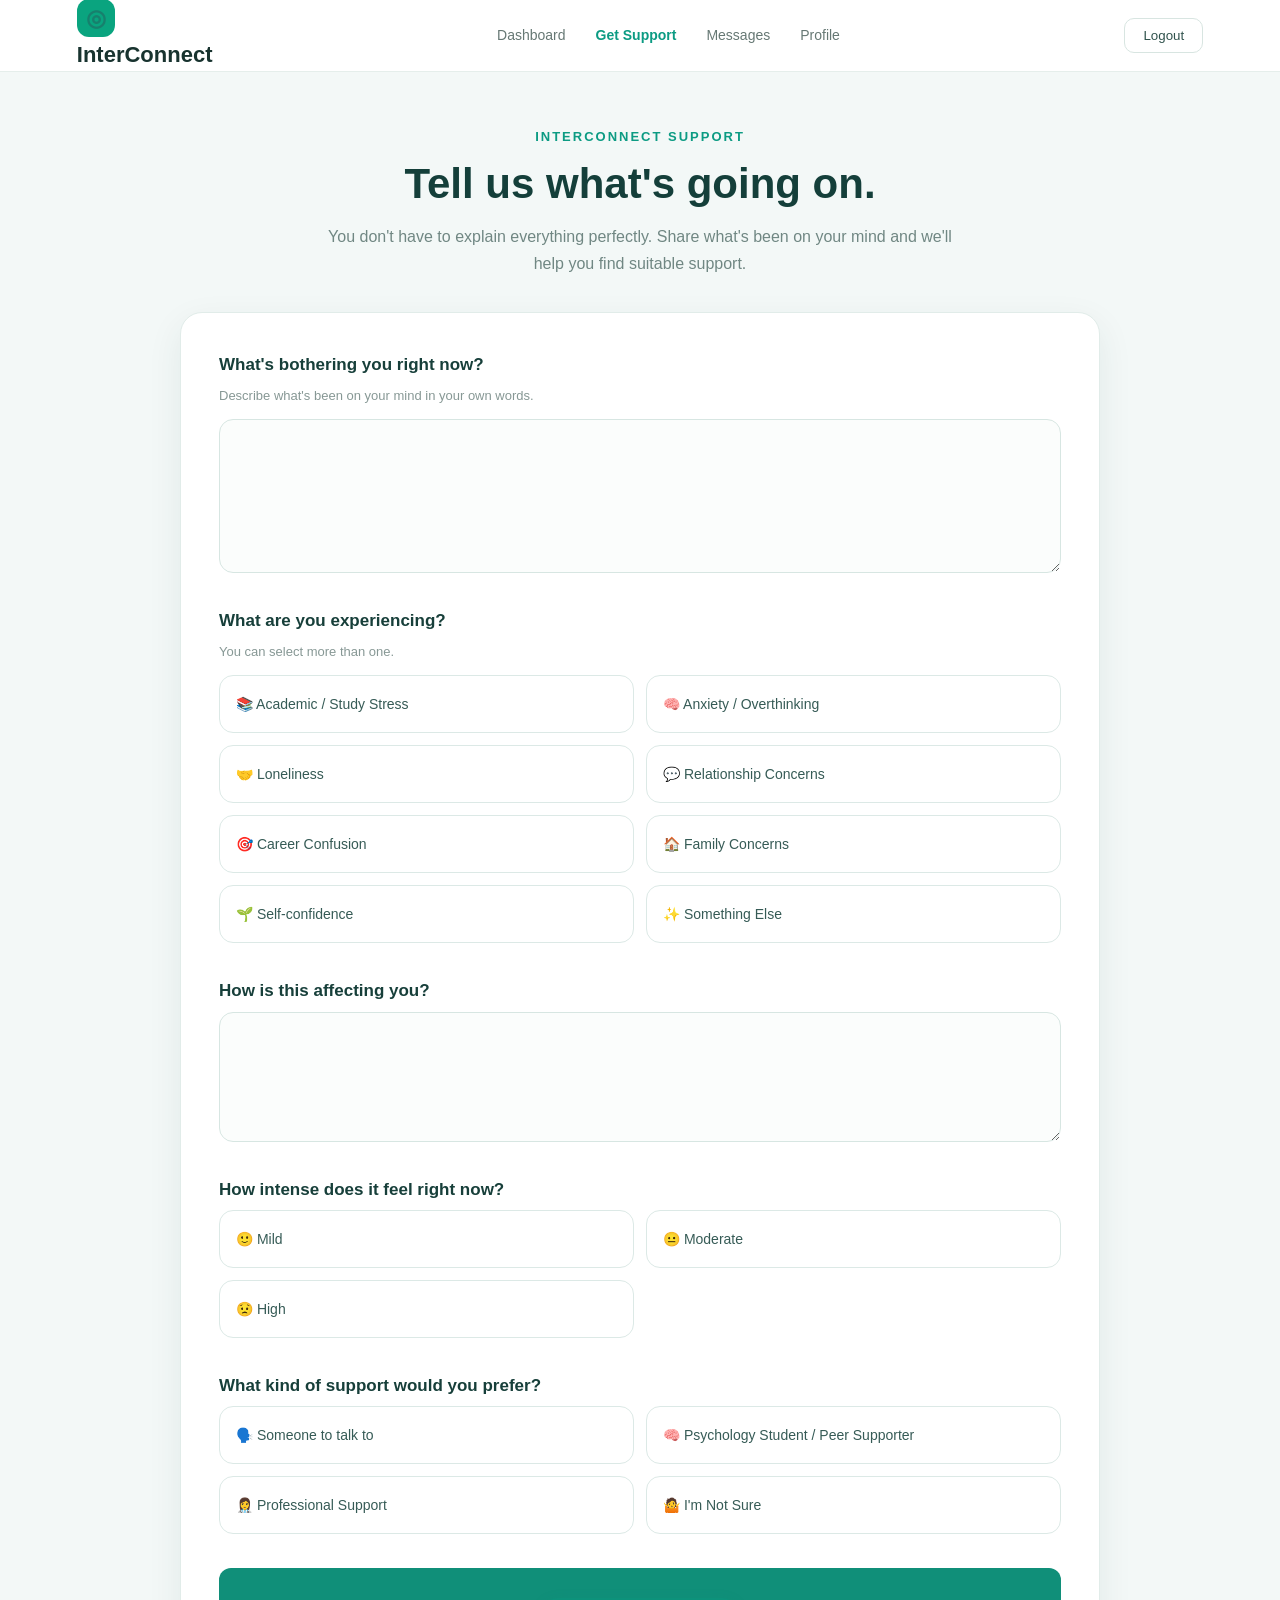
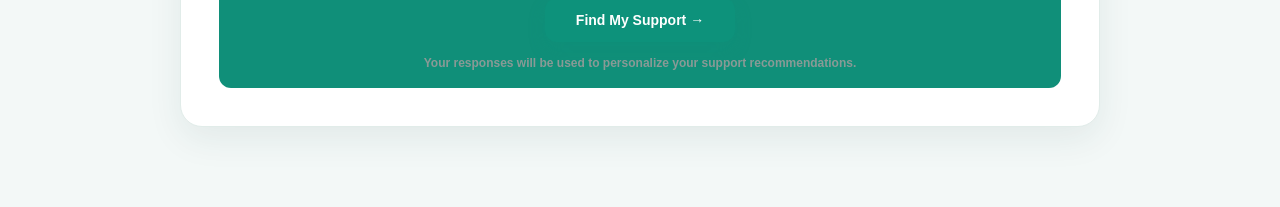
<file: recommendations.html>
<!DOCTYPE html>
<html lang="en">
<head>
    <meta charset="UTF-8">
    <meta name="viewport" content="width=device-width, initial-scale=1.0">

    <title>Your Matches | InterConnect</title>

    <link rel="stylesheet" href="style.css">
</head>

<body class="dashboard-page">

    <!-- NAVBAR -->

    <nav class="dashboard-nav">

        <a href="dashboard.html" class="dashboard-logo">
            <span class="logo-icon">◎</span>
            InterConnect
        </a>

        <div class="dashboard-nav-links">

            <a href="dashboard.html">
                Dashboard
            </a>

            <a href="supporters.html">
                Find Support
            </a>

            <a href="messages.html">
                Messages
            </a>

            <a href="profile.html">
                Profile
            </a>

        </div>

        <button id="logoutBtn" class="logout-btn">
            Logout
        </button>

    </nav>


    <!-- MAIN -->

    <main class="recommendations-container">

        <section class="recommendations-header">

            <p class="small-title">
                INTERCONNECT MATCH
            </p>

            <h1>
                We found some support for you. 💚
            </h1>

            <p id="matchDescription">
                Based on what you shared, here are some people
                who may be a good fit for you.
            </p>

        </section>


        <!-- WHAT USER SHARED -->

        <section class="match-summary">

            <div class="match-summary-icon">
                ✨
            </div>

            <div>

                <p class="small-title">
                    YOUR SUPPORT NEEDS
                </p>

                <h2 id="summaryTitle">
                    Understanding what you're looking for
                </h2>

                <p id="summaryText">
                    Your responses are being used to personalize
                    these recommendations.
                </p>

            </div>

        </section>


        <!-- MATCHES -->

        <section>

            <div class="matches-section-heading">

                <div>
                    <p class="small-title">
                        RECOMMENDED FOR YOU
                    </p>

                    <h2>
                        Your Support Matches
                    </h2>
                </div>

            </div>


            <div class="matches-grid" id="matchesGrid">

                <!-- MATCHES WILL BE CREATED BY JAVASCRIPT -->

            </div>

        </section>


        <!-- BACK -->

        <div class="recommendations-back">

            <a href="support.html">
                ← Update my responses
            </a>

        </div>

    </main>


    <script>

        /* ==============================
           GET SUPPORT DATA
        ============================== */

        const supportData =
            JSON.parse(
                localStorage.getItem("interconnectSupport")
            );


        /* ==============================
           SUPPORTERS
        ============================== */

        const supporters = [

            {
                name: "Ananya Sharma",
                role: "Psychology Student",
                avatar: "A",
                type: "psychology",
                concerns: [
                    "academic_stress",
                    "anxiety",
                    "self_confidence"
                ],
                tags: [
                    "Academic Stress",
                    "Study Pressure",
                    "Peer Support"
                ],
                description:
                    "Interested in helping students dealing with academic pressure, stress and everyday challenges."
            },


            {
                name: "Rahul Mehta",
                role: "Trained Peer Supporter",
                avatar: "R",
                type: "peer",
                concerns: [
                    "loneliness",
                    "relationship",
                    "anxiety"
                ],
                tags: [
                    "Loneliness",
                    "Relationships",
                    "Someone to Talk To"
                ],
                description:
                    "Provides a friendly space for people who simply need someone to listen and understand."
            },


            {
                name: "Sara Khan",
                role: "Psychology Graduate",
                avatar: "S",
                type: "psychology",
                concerns: [
                    "career",
                    "self_confidence",
                    "anxiety"
                ],
                tags: [
                    "Self-confidence",
                    "Career",
                    "Personal Growth"
                ],
                description:
                    "Interested in supporting young people with confidence, career confusion and personal growth."
            }

        ];


        /* ==============================
           IF NO DATA
        ============================== */

        if (!supportData) {

            window.location.href =
                "support.html";

        }


        /* ==============================
           MATCH LOGIC
        ============================== */

        if (supportData) {

            const selectedConcerns =
                supportData.concerns || [];

            const preference =
                supportData.supportPreference;


            const scoredSupporters =
                supporters.map(function(supporter) {

                    let score = 0;


                    /* CONCERN MATCH */

                    selectedConcerns.forEach(
                        function(concern) {

                            if (
                                supporter.concerns
                                    .includes(concern)
                            ) {
                                score += 3;
                            }

                        }
                    );


                    /* PREFERENCE MATCH */

                    if (
                        preference === "psychology_student" &&
                        supporter.type === "psychology"
                    ) {
                        score += 4;
                    }


                    if (
                        preference === "peer" &&
                        supporter.type === "peer"
                    ) {
                        score += 4;
                    }


                    /* PROFESSIONAL */

                    if (
                        preference === "professional"
                    ) {

                        score += 0;

                    }


                    /* UNSURE */

                    if (
                        preference === "unsure"
                    ) {

                        score += 1;

                    }


                    return {
                        ...supporter,
                        score: score
                    };

                });


            /* SORT */

            scoredSupporters.sort(
                function(a, b) {

                    return b.score - a.score;

                }
            );


            /* SHOW */

            const matchesGrid =
                document.getElementById(
                    "matchesGrid"
                );


            scoredSupporters.forEach(
                function(supporter, index) {

                    const card =
                        document.createElement("div");

                    card.className =
                        "match-card";


                    let reason =
                        "This supporter may be a good fit based on your preferences.";


                    if (supporter.score >= 7) {

                        reason =
                            "Strong match based on the support you selected and the areas you mentioned.";

                    }
                    else if (supporter.score >= 4) {

                        reason =
                            "Good match based on some of the support areas you selected.";

                    }


                    card.innerHTML = `

                        <div class="match-card-top">

                            <div class="match-avatar">
                                ${supporter.avatar}
                            </div>

                            <span class="match-badge">
                                ${index === 0 ? "Best Match" : "Recommended"}
                            </span>

                        </div>


                        <h2>
                            ${supporter.name}
                        </h2>


                        <p class="match-role">
                            ${supporter.role}
                        </p>


                        <p class="match-description">
                            ${supporter.description}
                        </p>


                        <div class="match-tags">

                            ${supporter.tags.map(
                                function(tag) {

                                    return `
                                        <span>${tag}</span>
                                    `;

                                }
                            ).join("")}

                        </div>


                        <div class="match-reason">

                            <strong>
                                Why this match?
                            </strong>

                            <p>
                                ${reason}
                            </p>

                        </div>


                        <button
                            class="connect-match-btn"
                            data-name="${supporter.name}">

                            Connect →
                            
                        </button>

                    `;


                    matchesGrid.appendChild(card);

                }
            );


            /* SUMMARY */

            const summaryText =
                document.getElementById(
                    "summaryText"
                );


            let summary = "";


            if (selectedConcerns.length > 0) {

                summary =
                    "You mentioned " +
                    selectedConcerns.length +
                    " area" +
                    (
                        selectedConcerns.length > 1
                        ? "s"
                        : ""
                    ) +
                    " you'd like support with.";

            }
            else {

                summary =
                    "Your preferences are helping us find suitable support.";

            }


            summaryText.textContent =
                summary;

        }


        /* ==============================
   CONNECT BUTTON
============================== */

document.addEventListener(
    "click",
    function(event) {

        if (
            event.target.classList
                .contains("connect-match-btn")
        ) {

            const name =
                event.target.dataset.name;

            /* SAVE SELECTED SUPPORTER */

            localStorage.setItem(
                "selectedSupporter",
                name
            );

            /* OPEN MESSAGES */

            window.location.href =
                "messages.html";

        }

    }
);


        /* ==============================
           LOGOUT
        ============================== */

        document.getElementById("logoutBtn")
            .addEventListener(
                "click",
                function() {

                    localStorage.removeItem(
                        "interconnectUser"
                    );

                    localStorage.removeItem(
                        "interconnectSupport"
                    );

                    window.location.href =
                        "login.html";

                }
            );

    </script>

</body>
</html>
</file>
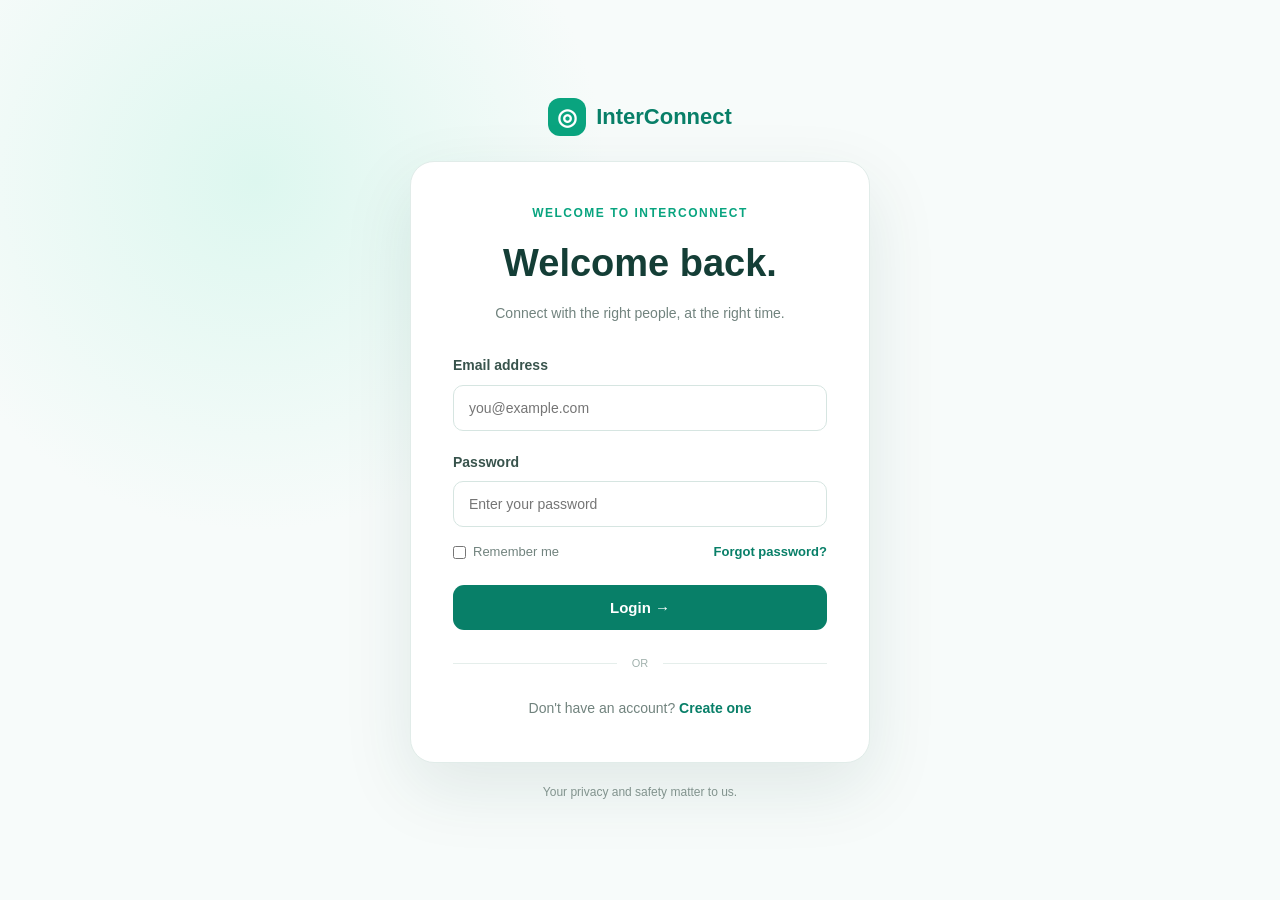
<file: requests.html>
<!DOCTYPE html>
<html lang="en">

<head>

    <meta charset="UTF-8">

    <meta
        name="viewport"
        content="width=device-width, initial-scale=1.0"
    >

    <title>
        Support Requests | InterConnect
    </title>

    <link
        rel="stylesheet"
        href="style.css"
    >

</head>


<body class="dashboard-page">


    <!-- NAVBAR -->

    <nav class="dashboard-nav">


        <a
            href="index.html"
            class="dashboard-logo"
        >

            <span class="logo-icon">
                ◎
            </span>

            InterConnect

        </a>



        <div class="dashboard-nav-links">


            <a
                href="supporter-dashboard.html"
            >
                Dashboard
            </a>


            <a
                href="requests.html"
                class="active"
            >
                Requests
            </a>


            <a href="messages.html">
                Messages
            </a>


            <a href="profile.html">
                Profile
            </a>


        </div>



        <button
            id="logoutBtn"
            class="logout-btn"
        >
            Logout
        </button>


    </nav>



    <!-- MAIN -->

    <main class="dashboard-container">


        <section class="dashboard-welcome">


            <div>

                <p class="small-title">
                    SUPPORT REQUESTS
                </p>


                <h1>
                    People Looking for Support 🤝
                </h1>


                <p>
                    Review support requests and choose
                    who you would like to connect with.
                </p>

            </div>


        </section>



        <!-- REQUESTS -->

        <section class="dashboard-section">


            <div class="section-heading">


                <div>

                    <p class="small-title">
                        REQUESTS
                    </p>


                    <h2>
                        Available Support Requests
                    </h2>

                </div>


            </div>



            <div id="requestsContainer">

                <p id="loadingMessage">
                    Loading requests...
                </p>

            </div>


        </section>


    </main>



    <script>


        // =====================================================
        // LOGGED-IN USER
        // =====================================================

        const userData =
            JSON.parse(
                localStorage.getItem(
                    "interconnectUser"
                )
            );


        console.log(
            "Requests page user:",
            userData
        );



        // =====================================================
        // LOGIN CHECK
        // =====================================================

        if (
            !userData ||
            !userData.id
        ) {

            window.location.href =
                "login.html";

        }



        // =====================================================
        // SUPPORTER CHECK
        // =====================================================

        if (
            userData &&
            userData.role &&
            userData.role.toLowerCase() !==
                "supporter"
        ) {

            window.location.href =
                "dashboard.html";

        }



        // =====================================================
        // LOGOUT
        // =====================================================

        document
            .getElementById("logoutBtn")
            .addEventListener(
                "click",
                function () {

                    localStorage.removeItem(
                        "interconnectUser"
                    );

                    window.location.href =
                        "login.html";

                }
            );



        // =====================================================
        // LOAD REQUESTS
        // =====================================================

        async function loadRequests() {


            const container =
                document.getElementById(
                    "requestsContainer"
                );


            container.innerHTML = `
                <p>
                    Loading requests...
                </p>
            `;



            try {


                const response =
                    await fetch(
                        "https://interconnect-production-9022.up.railway.app/support-requests/" +
                        userData.id
                    );


                const result =
                    await response.json();


                console.log(
                    "Requests response:",
                    result
                );



                if (
                    !response.ok ||
                    !result.success
                ) {


                    container.innerHTML = `
                        <div class="dashboard-card">

                            <div class="card-icon">
                                ⚠️
                            </div>

                            <h2>
                                Unable to Load Requests
                            </h2>

                            <p>
                                ${
                                    result.message ||
                                    "Unable to load support requests."
                                }
                            </p>

                        </div>
                    `;

                    return;

                }



                const requests =
                    result.requests || [];



                // No requests

                if (
                    requests.length === 0
                ) {


                    container.innerHTML = `
                        <div class="dashboard-card">

                            <div class="card-icon">
                                📭
                            </div>

                            <h2>
                                No Support Requests Yet
                            </h2>

                            <p>
                                There are currently no
                                support requests available.
                            </p>

                        </div>
                    `;

                    return;

                }



                container.innerHTML = "";



                // =====================================================
                // CREATE REQUEST CARDS
                // =====================================================

                requests.forEach(
                    function (request) {


                        const card =
                            document.createElement(
                                "div"
                            );


                        card.className =
                            "dashboard-card";


                        card.style.marginBottom =
                            "20px";



                        const seekerName =
                            request.seeker_name ||
                            "Support Seeker";


                        const message =
                            request.message ||
                            "Support requested.";


                        const status =
                            request.status ||
                            "Pending";



                        let buttonHTML =
                            "";



                        // Only show buttons for Pending

                        if (
                            status ===
                            "Pending"
                        ) {


                            buttonHTML = `

                                <button
                                    class="dashboard-btn"
                                    onclick="acceptRequest(${request.id})"
                                >
                                    Accept Request →
                                </button>


                                <button
                                    class="dashboard-btn"
                                    style="margin-left:10px;"
                                    onclick="rejectRequest(${request.id})"
                                >
                                    Reject
                                </button>

                            `;

                        }


                        else if (
                            status ===
                            "Accepted"
                        ) {


                            buttonHTML = `

                                <p>
                                    <strong>
                                        ✓ Connection accepted
                                    </strong>
                                </p>

                            `;

                        }


                        else if (
                            status ===
                            "Rejected"
                        ) {


                            buttonHTML = `

                                <p>
                                    <strong>
                                        Request rejected
                                    </strong>
                                </p>

                            `;

                        }



                        card.innerHTML = `

                            <div class="card-icon">
                                🤝
                            </div>


                            <h2>
                                ${seekerName}
                            </h2>


                            <p>
                                ${message}
                            </p>


                            <p>
                                <strong>
                                    Status:
                                </strong>

                                ${status}
                            </p>


                            ${buttonHTML}

                        `;


                        container.appendChild(
                            card
                        );

                    }
                );


            } catch (error) {


                console.error(
                    "Request loading error:",
                    error
                );


                container.innerHTML = `
                    <div class="dashboard-card">

                        <div class="card-icon">
                            ⚠️
                        </div>

                        <h2>
                            Unable to Load Requests
                        </h2>

                        <p>
                            Please make sure the server
                            is running and try again.
                        </p>

                    </div>
                `;

            }

        }



        // =====================================================
        // ACCEPT REQUEST
        // =====================================================

        async function acceptRequest(
            requestId
        ) {


            try {


                const response =
                    await fetch(
                        "https://interconnect-production-9022.up.railway.app/support-requests/" +
                        requestId,
                        {

                            method:
                                "PUT",

                            headers: {
                                "Content-Type":
                                    "application/json"
                            },

                            body:
                                JSON.stringify({

                                    status:
                                        "Accepted",

                                    supporter_id:
                                        userData.id

                                })

                        }
                    );



                const result =
                    await response.json();


                console.log(
                    "Accept response:",
                    result
                );



                if (
                    response.ok &&
                    result.success
                ) {


                    alert(
                        "Support request accepted!"
                    );


                    loadRequests();


                } else {


                    alert(
                        result.message ||
                        "Unable to accept request."
                    );

                }


            } catch (error) {


                console.error(
                    "Accept request error:",
                    error
                );


                alert(
                    "Unable to connect to the server."
                );

            }

        }



        // =====================================================
        // REJECT REQUEST
        // =====================================================

        async function rejectRequest(
            requestId
        ) {


            try {


                const response =
                    await fetch(
                        "https://interconnect-production-9022.up.railway.app/support-requests/" +
                        requestId,
                        {

                            method:
                                "PUT",

                            headers: {
                                "Content-Type":
                                    "application/json"
                            },

                            body:
                                JSON.stringify({

                                    status:
                                        "Rejected",

                                    supporter_id:
                                        userData.id

                                })

                        }
                    );



                const result =
                    await response.json();



                if (
                    response.ok &&
                    result.success
                ) {


                    alert(
                        "Support request rejected."
                    );


                    loadRequests();


                } else {


                    alert(
                        result.message ||
                        "Unable to reject request."
                    );

                }


            } catch (error) {


                console.error(
                    "Reject request error:",
                    error
                );


                alert(
                    "Unable to connect to the server."
                );

            }

        }



        // =====================================================
        // START
        // =====================================================

        loadRequests();


    </script>


</body>

</html>
</file>
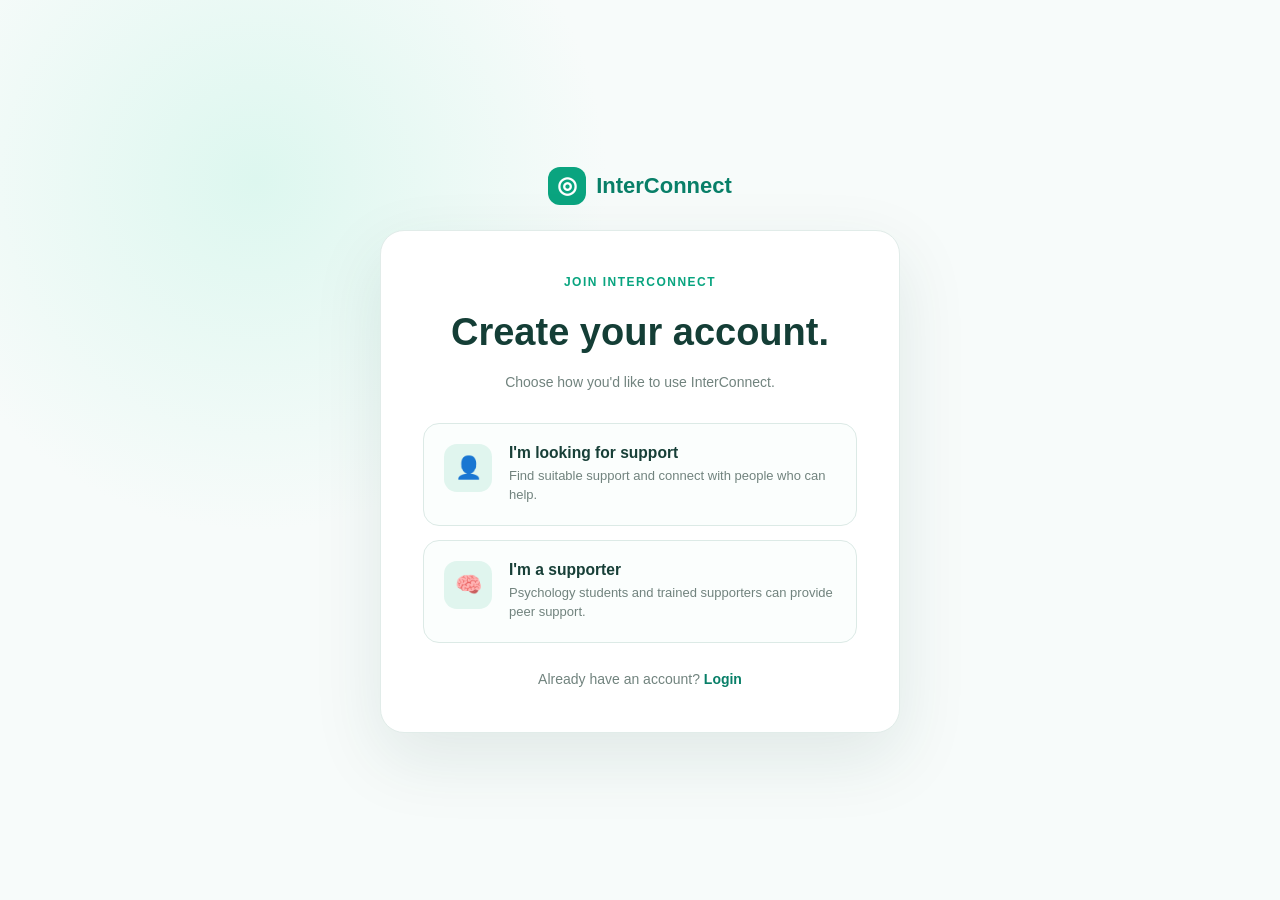
<file: signup.html>
<!DOCTYPE html>
<html lang="en">
<head>
    <meta charset="UTF-8">
    <meta name="viewport" content="width=device-width, initial-scale=1.0">
    <title>Create Account | InterConnect</title>
    <link rel="stylesheet" href="style.css">
</head>

<body class="auth-page">

    <div class="auth-container">

        <a href="index.html" class="auth-logo">
            <span class="logo-icon">◎</span>
            InterConnect
        </a>

        <div class="auth-card signup-form-card">

            <div class="auth-heading">
                <p class="small-title">JOIN INTERCONNECT</p>
                <h1>Create your account.</h1>
                <p>Choose how you'd like to use InterConnect.</p>
            </div>

            <!-- ROLE SELECTION -->

            <div class="signup-role-selection" id="roleSelection">

                <button class="role-card" id="seekerRole" type="button">

                    <div class="role-icon">👤</div>

                    <div>
                        <h3>I'm looking for support</h3>
                        <p>
                            Find suitable support and connect
                            with people who can help.
                        </p>
                    </div>

                </button>


                <button class="role-card" id="supporterRole" type="button">

                    <div class="role-icon">🧠</div>

                    <div>
                        <h3>I'm a supporter</h3>
                        <p>
                            Psychology students and trained
                            supporters can provide peer support.
                        </p>
                    </div>

                </button>

            </div>


            <!-- SEEKER FORM -->

            <form id="seekerForm" class="signup-form hidden">

                <button type="button" class="back-role" id="backFromSeeker">
                    ← Change account type
                </button>

                <div class="selected-role">
                    👤 Support Seeker
                </div>

                <label for="seekerName">Full name</label>
                <input
                    type="text"
                    id="seekerName"
                    placeholder="Your full name"
                    required
                >

                <label for="seekerEmail">Email address</label>
                <input
                    type="email"
                    id="seekerEmail"
                    placeholder="you@example.com"
                    required
                >

                <label for="seekerPassword">Password</label>
                <input
                    type="password"
                    id="seekerPassword"
                    placeholder="Create a password"
                    required
                >

                <div class="two-inputs">

                    <div>
                        <label for="seekerAge">Age</label>
                        <input
                            type="number"
                            id="seekerAge"
                            placeholder="Age"
                            min="13"
                            required
                        >
                    </div>

                    <div>
                        <label for="seekerLocation">Location</label>
                        <input
                            type="text"
                            id="seekerLocation"
                            placeholder="City"
                            required
                        >
                    </div>

                </div>

                <label for="seekerInterests">
                    Interests
                </label>

                <input
                    type="text"
                    id="seekerInterests"
                    placeholder="e.g. studies, fitness, music"
                >

                <button type="submit" class="auth-submit">
                    Create Account →
                </button>

            </form>


            <!-- SUPPORTER FORM -->

            <form id="supporterForm" class="signup-form hidden">

                <button type="button" class="back-role" id="backFromSupporter">
                    ← Change account type
                </button>

                <div class="selected-role">
                    🧠 Supporter
                </div>

                <label for="supporterName">Full name</label>
                <input
                    type="text"
                    id="supporterName"
                    placeholder="Your full name"
                    required
                >

                <label for="supporterEmail">Email address</label>
                <input
                    type="email"
                    id="supporterEmail"
                    placeholder="you@example.com"
                    required
                >

                <label for="supporterPassword">Password</label>
                <input
                    type="password"
                    id="supporterPassword"
                    placeholder="Create a password"
                    required
                >

                <label for="qualification">
                    Education / Qualification
                </label>

                <input
                    type="text"
                    id="qualification"
                    placeholder="e.g. B.A. Psychology"
                    required
                >

                <label for="college">
                    College / Institution
                </label>

                <input
                    type="text"
                    id="college"
                    placeholder="Your college or institution"
                    required
                >

                <label for="supporterLocation">
                    Location
                </label>

                <input
                    type="text"
                    id="supporterLocation"
                    placeholder="City"
                    required
                >

                <label for="bio">
                    Short bio
                </label>

                <textarea
                    id="bio"
                    placeholder="Tell people a little about yourself..."
                    rows="4"
                ></textarea>

                <label>Availability</label>

                <div class="availability">

                    <label>
                        <input type="radio" name="availability" value="available" checked>
                        Available
                    </label>

                    <label>
                        <input type="radio" name="availability" value="unavailable">
                        Not available
                    </label>

                </div>

                <div class="verification-note">
                    🛡️ Supporter accounts require verification
                    before they can accept support requests.
                </div>

                <button type="submit" class="auth-submit">
                    Submit for Verification →
                </button>

            </form>

            <p class="switch-auth">
                Already have an account?
                <a href="login.html">Login</a>
            </p>

        </div>

    </div>

    <script src="signup.js"></script>

</body>
</html>
</file>
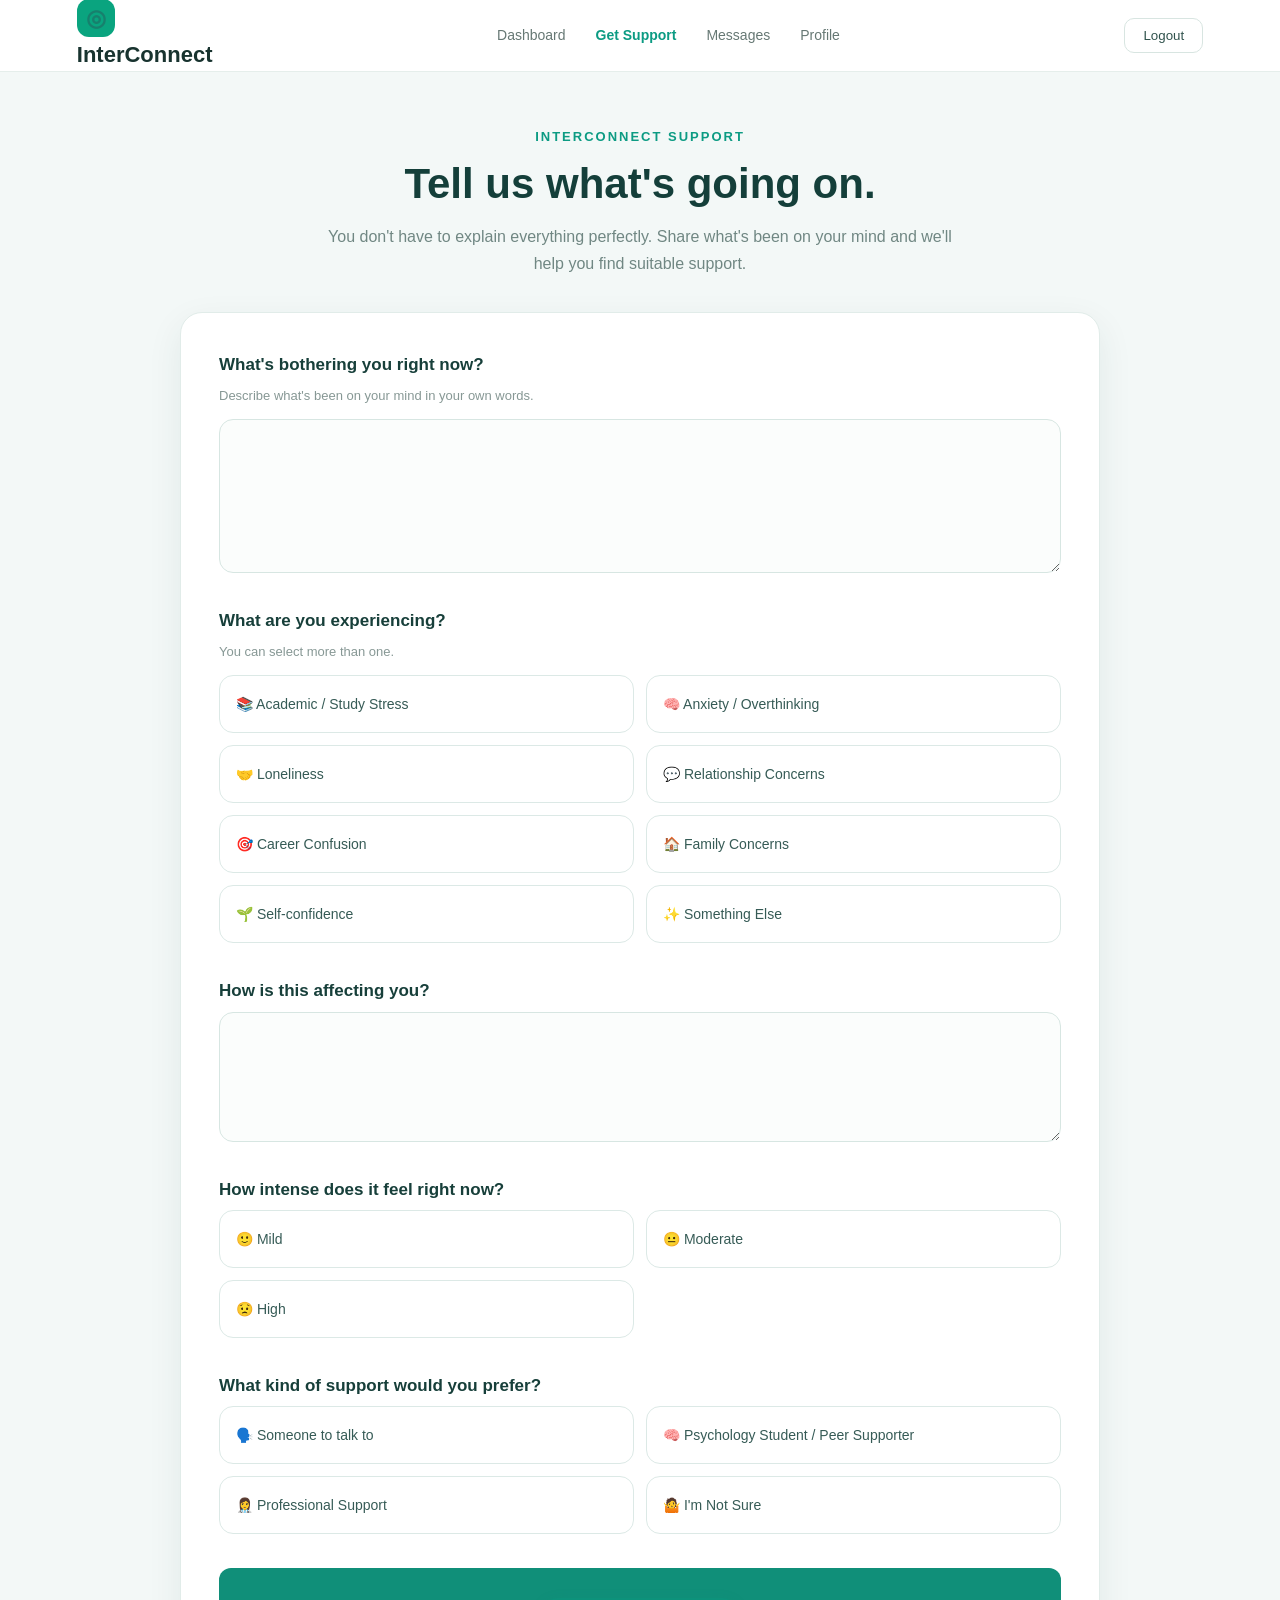
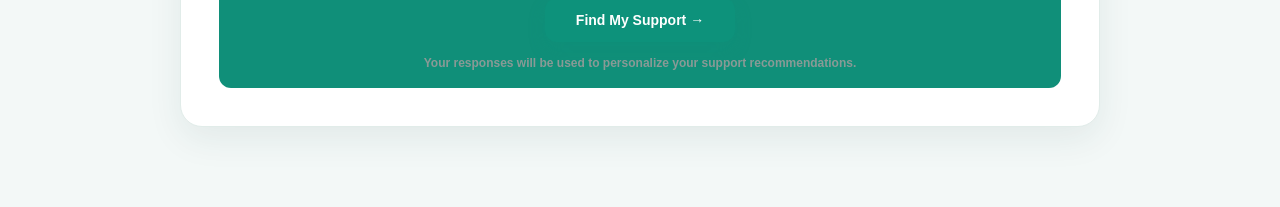
<file: support.html>
<!DOCTYPE html>
<html lang="en">
<head>
    <meta charset="UTF-8">
    <meta name="viewport" content="width=device-width, initial-scale=1.0">
    <title>Get Support | InterConnect</title>
    <link rel="stylesheet" href="style.css">
</head>

<body class="support-page">

    <!-- NAVBAR -->

    <nav class="dashboard-nav">

        <a href="dashboard.html" class="dashboard-logo">
            <span class="logo-icon">◎</span>
            InterConnect
        </a>

        <div class="dashboard-nav-links">
            <a href="dashboard.html">Dashboard</a>
            <a href="support.html" class="active">Get Support</a>
            <a href="#">Messages</a>
            <a href="#">Profile</a>
        </div>

        <button id="logoutBtn" class="logout-btn">
            Logout
        </button>

    </nav>


    <!-- SUPPORT ASSESSMENT -->

    <main class="support-container">

        <div class="support-header">

            <p class="small-title">
                INTERCONNECT SUPPORT
            </p>

            <h1>
                Tell us what's going on.
            </h1>

            <p>
                You don't have to explain everything perfectly.
                Share what's been on your mind and we'll help
                you find suitable support.
            </p>

        </div>


        <form id="supportForm" class="support-form">


            <!-- MAIN CONCERN -->

            <div class="support-question">

                <label for="mainConcern">
                    What's bothering you right now?
                </label>

                <p class="question-help">
                    Describe what's been on your mind in your own words.
                </p>

                <textarea
                    id="mainConcern"
                    rows="5"
                    placeholder="For example: I've been feeling stressed about my studies and finding it difficult to concentrate..."
                    required>
                </textarea>

            </div>


            <!-- CONCERN CATEGORY -->

            <div class="support-question">

                <label>
                    What are you experiencing?
                </label>

                <p class="question-help">
                    You can select more than one.
                </p>

                <div class="support-options">

                    <label class="support-option">
                        <input type="checkbox" name="concern"
                               value="academic_stress">
                        <span>📚 Academic / Study Stress</span>
                    </label>

                    <label class="support-option">
                        <input type="checkbox" name="concern"
                               value="anxiety">
                        <span>🧠 Anxiety / Overthinking</span>
                    </label>

                    <label class="support-option">
                        <input type="checkbox" name="concern"
                               value="loneliness">
                        <span>🤝 Loneliness</span>
                    </label>

                    <label class="support-option">
                        <input type="checkbox" name="concern"
                               value="relationship">
                        <span>💬 Relationship Concerns</span>
                    </label>

                    <label class="support-option">
                        <input type="checkbox" name="concern"
                               value="career">
                        <span>🎯 Career Confusion</span>
                    </label>

                    <label class="support-option">
                        <input type="checkbox" name="concern"
                               value="family">
                        <span>🏠 Family Concerns</span>
                    </label>

                    <label class="support-option">
                        <input type="checkbox" name="concern"
                               value="self_confidence">
                        <span>🌱 Self-confidence</span>
                    </label>

                    <label class="support-option">
                        <input type="checkbox" name="concern"
                               value="other">
                        <span>✨ Something Else</span>
                    </label>

                </div>

            </div>


            <!-- IMPACT -->

            <div class="support-question">

                <label for="impact">
                    How is this affecting you?
                </label>

                <textarea
                    id="impact"
                    rows="4"
                    placeholder="For example: It's affecting my sleep, concentration or motivation...">
                </textarea>

            </div>


            <!-- INTENSITY -->

            <div class="support-question">

                <label>
                    How intense does it feel right now?
                </label>

                <div class="support-options">

                    <label class="support-option">
                        <input type="radio"
                               name="intensity"
                               value="mild"
                               required>
                        <span>🙂 Mild</span>
                    </label>

                    <label class="support-option">
                        <input type="radio"
                               name="intensity"
                               value="moderate">
                        <span>😐 Moderate</span>
                    </label>

                    <label class="support-option">
                        <input type="radio"
                               name="intensity"
                               value="high">
                        <span>😟 High</span>
                    </label>

                </div>

            </div>


            <!-- PREFERRED SUPPORT -->

            <div class="support-question">

                <label>
                    What kind of support would you prefer?
                </label>

                <div class="support-options">

                    <label class="support-option">
                        <input type="radio"
                               name="supportPreference"
                               value="peer"
                               required>
                        <span>🗣️ Someone to talk to</span>
                    </label>

                    <label class="support-option">
                        <input type="radio"
                               name="supportPreference"
                               value="psychology_student">
                        <span>🧠 Psychology Student / Peer Supporter</span>
                    </label>

                    <label class="support-option">
                        <input type="radio"
                               name="supportPreference"
                               value="professional">
                        <span>👩‍⚕️ Professional Support</span>
                    </label>

                    <label class="support-option">
                        <input type="radio"
                               name="supportPreference"
                               value="unsure">
                        <span>🤷 I'm Not Sure</span>
                    </label>

                </div>

            </div>


            <!-- SUBMIT -->

            <div class="support-submit">

                <button type="submit" class="dashboard-btn">
                    Find My Support →
                </button>

                <p>
                    Your responses will be used to personalize
                    your support recommendations.
                </p>

            </div>

        </form>

    </main>


    <script>

        const supportForm =
            document.getElementById("supportForm");


        supportForm.addEventListener("submit", function(event) {

            event.preventDefault();


            const concerns =
                Array.from(
                    document.querySelectorAll(
                        'input[name="concern"]:checked'
                    )
                ).map(input => input.value);


            const intensity =
                document.querySelector(
                    'input[name="intensity"]:checked'
                )?.value;


            const supportPreference =
                document.querySelector(
                    'input[name="supportPreference"]:checked'
                )?.value;


            const supportData = {

                mainConcern:
                    document.getElementById("mainConcern").value,

                concerns: concerns,

                impact:
                    document.getElementById("impact").value,

                intensity: intensity,

                supportPreference:
                    supportPreference

            };


            localStorage.setItem(
                "interconnectSupport",
                JSON.stringify(supportData)
            );


            window.location.href =
                "recommendations.html";

        });


        /* LOGOUT */

        document.getElementById("logoutBtn")
            .addEventListener("click", function() {

                localStorage.removeItem(
                    "interconnectUser"
                );

                localStorage.removeItem(
                    "interconnectSupport"
                );

                window.location.href =
                    "login.html";

            });

    </script>

</body>
</html>
</file>
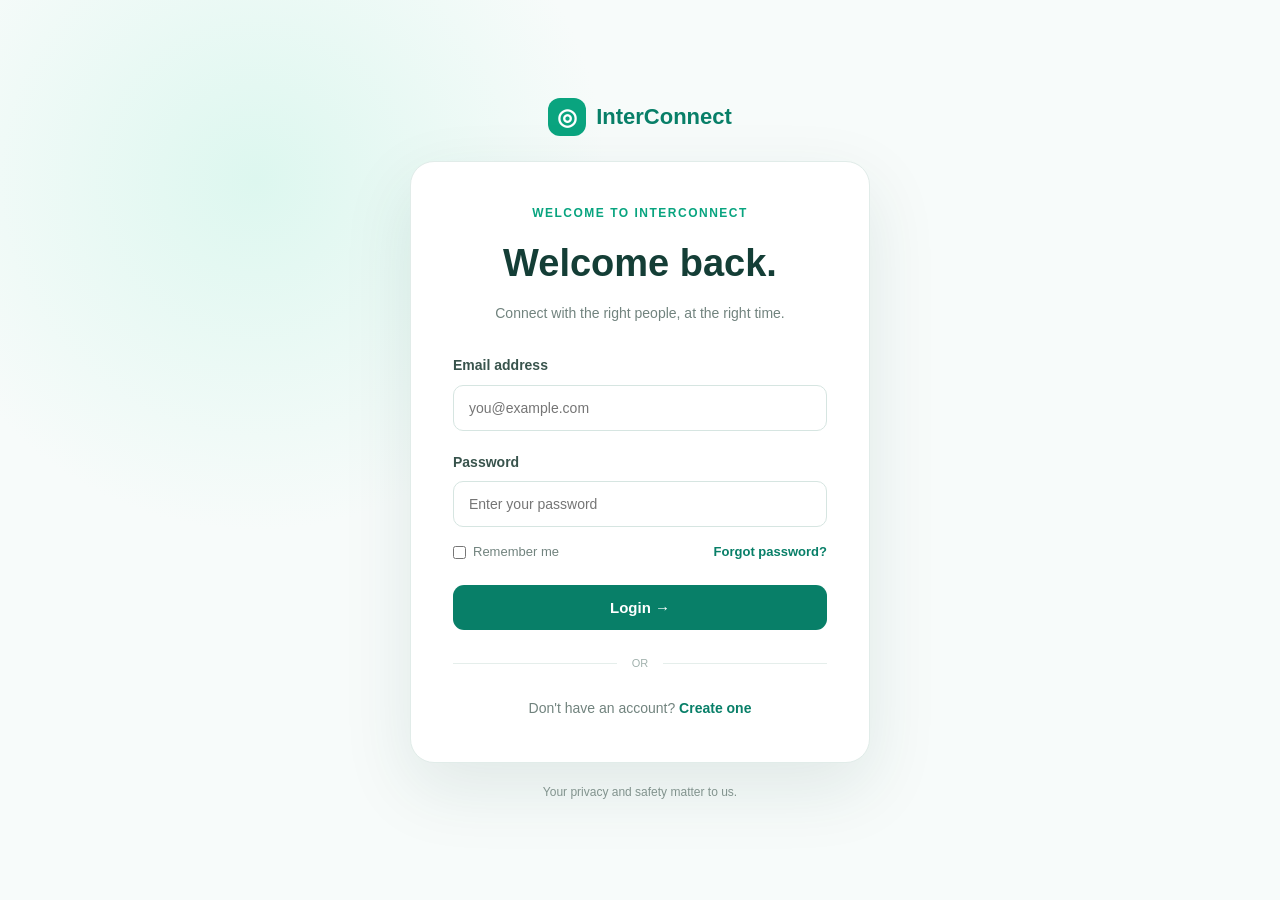
<file: supporter-dashboard.html>
<!DOCTYPE html>
<html lang="en">

<head>
    <meta charset="UTF-8">
    <meta name="viewport" content="width=device-width, initial-scale=1.0">

    <title>Supporter Dashboard | InterConnect</title>

    <link rel="stylesheet" href="style.css">
</head>

<body class="dashboard-page">

    <!-- NAVBAR -->

    <nav class="dashboard-nav">

        <a href="index.html" class="dashboard-logo">
            <span class="logo-icon">◎</span>
            InterConnect
        </a>

        <div class="dashboard-nav-links">

            <a href="supporter-dashboard.html" class="active">
                Dashboard
            </a>

            <a href="requests.html">
                Requests
            </a>

            <a href="messages.html">
                Messages
            </a>

            <a href="profile.html">
                Profile
            </a>

        </div>

        <button id="logoutBtn" class="logout-btn">
            Logout
        </button>

    </nav>


    <!-- MAIN CONTENT -->

    <main class="dashboard-container">

        <!-- WELCOME -->

        <section class="dashboard-welcome">

            <div>

                <p class="small-title">
                    YOUR INTERCONNECT SPACE
                </p>

                <h1>
                    Welcome, <span id="userName">there</span> 👋
                </h1>

                <p>
                    Support people who are looking for someone
                    they can connect with and talk to.
                </p>

            </div>

        </section>


        <!-- QUICK ACTIONS -->

        <section class="dashboard-grid">

            <div class="dashboard-card">

                <div class="card-icon">
                    🤝
                </div>

                <h2>
                    Support Requests
                </h2>

                <p>
                    View people who have requested support
                    and respond when you're available.
                </p>

                <button
                    class="dashboard-btn"
                    onclick="window.location.href='requests.html'">
                    View Requests →
                </button>

            </div>


            <div class="dashboard-card">

                <div class="card-icon">
                    💬
                </div>

                <h2>
                    Messages
                </h2>

                <p>
                    Connect and communicate with people
                    you've chosen to support.
                </p>

                <button
                    class="dashboard-btn"
                    onclick="window.location.href='messages.html'">
                    Open Messages →
                </button>

            </div>

        </section>


        <!-- SUPPORTER INFORMATION -->

        <section class="dashboard-section">

            <div class="section-heading">

                <div>

                    <p class="small-title">
                        YOUR ROLE
                    </p>

                    <h2>
                        Supporter Profile
                    </h2>

                </div>

            </div>


            <div class="supporter-grid">

                <div class="supporter-card">

                    <div class="supporter-avatar">
                        ✓
                    </div>

                    <div class="supporter-info">

                        <h3>
                            Supporter
                        </h3>

                        <p>
                            Your profile is active.
                        </p>

                        <span>
                            🤝 Ready to support
                        </span>

                    </div>

                </div>

            </div>

        </section>


        <!-- INFORMATION -->

        <section class="ai-insight">

            <div class="ai-insight-icon">
                💚
            </div>

            <div>

                <p class="small-title">
                    INTERCONNECT
                </p>

                <h2>
                    Your support can make a difference.
                </h2>

                <p>
                    Be there for someone, listen without
                    judgement, and help them find the right
                    support when needed.
                </p>

            </div>

        </section>

    </main>


    <script>

        /* GET LOGGED-IN USER */

        const userData =
            JSON.parse(localStorage.getItem("interconnectUser"));

        console.log("Supporter dashboard user:", userData);


        /* CHECK LOGIN */

        if (!userData) {

            window.location.href = "login.html";

        }


        /* CHECK ROLE */

        if (
            userData &&
            userData.role &&
            userData.role.toLowerCase() !== "supporter"
        ) {

            window.location.href = "dashboard.html";

        }


        /* SHOW USER NAME */

        if (userData && userData.name) {

            document.getElementById("userName").textContent =
                userData.name.split(" ")[0];

        }


        /* LOGOUT */

        document.getElementById("logoutBtn")
            .addEventListener("click", function () {

                localStorage.removeItem("interconnectUser");

                window.location.href = "login.html";

            });

    </script>

</body>

</html>
</file>
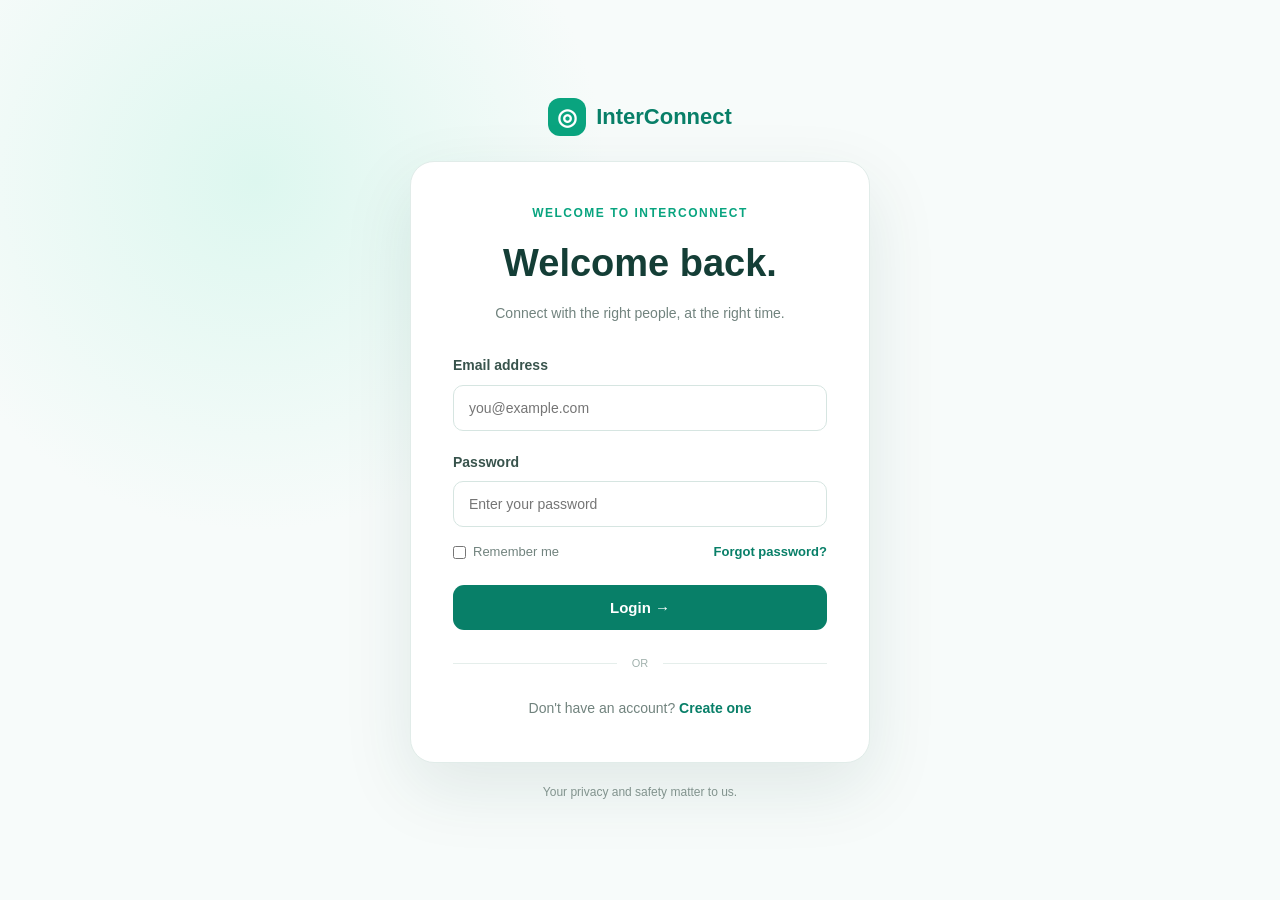
<file: supporters.html>
<!DOCTYPE html>
<html lang="en">

<head>

    <meta charset="UTF-8">

    <meta
        name="viewport"
        content="width=device-width, initial-scale=1.0"
    >

    <title>Find Support | InterConnect</title>

    <link
        rel="stylesheet"
        href="style.css"
    >

</head>


<body class="dashboard-page">


    <!-- NAVBAR -->

    <nav class="dashboard-nav">

        <a
            href="index.html"
            class="dashboard-logo"
        >

            <span class="logo-icon">
                ◎
            </span>

            InterConnect

        </a>


        <div class="dashboard-nav-links">

            <a href="dashboard.html">
                Dashboard
            </a>

            <a
                href="supporters.html"
                class="active"
            >
                Find Support
            </a>

            <a href="messages.html">
                Messages
            </a>

            <a href="profile.html">
                Profile
            </a>

        </div>


        <button
            id="logoutBtn"
            class="logout-btn"
        >
            Logout
        </button>

    </nav>



    <!-- MAIN -->

    <main class="supporters-container">


        <section class="supporters-heading">

            <p class="small-title">
                INTERCONNECT SUPPORT
            </p>

            <h1>
                Find someone who can help.
            </h1>

            <p>
                Explore available supporters and connect
                with someone who matches what you're
                looking for.
            </p>

        </section>



        <!-- FILTERS -->

        <section class="support-filters">


            <div>

                <label for="supportType">
                    Support type
                </label>

                <select id="supportType">

                    <option value="all">
                        All support
                    </option>

                    <option value="psychology">
                        Psychology Student
                    </option>

                    <option value="peer">
                        Peer Supporter
                    </option>

                    <option value="professional">
                        Professional Support
                    </option>

                </select>

            </div>



            <div>

                <label for="availability">
                    Availability
                </label>

                <select id="availability">

                    <option value="all">
                        Any availability
                    </option>

                    <option value="available">
                        Available now
                    </option>

                </select>

            </div>


        </section>



        <!-- SUPPORTER CARDS -->

        <section
            class="supporters-grid"
            id="supportersGrid"
        >

            <p>
                Loading supporters...
            </p>

        </section>


    </main>



    <script>


        // =====================================================
        // LOGGED-IN USER
        // =====================================================

        const userData =
            JSON.parse(
                localStorage.getItem(
                    "interconnectUser"
                )
            );


        console.log(
            "Logged-in user:",
            userData
        );


        // =====================================================
        // LOGIN CHECK
        // =====================================================

        if (!userData || !userData.id) {

            window.location.href =
                "login.html";

        }



        // =====================================================
        // LOGOUT
        // =====================================================

        document
            .getElementById("logoutBtn")
            .addEventListener(
                "click",
                function () {

                    localStorage.removeItem(
                        "interconnectUser"
                    );

                    window.location.href =
                        "login.html";

                }
            );



        // =====================================================
        // ELEMENTS
        // =====================================================

        const supportersGrid =
            document.getElementById(
                "supportersGrid"
            );


        const supportType =
            document.getElementById(
                "supportType"
            );


        const availability =
            document.getElementById(
                "availability"
            );



        // =====================================================
        // LOAD SUPPORTERS
        // =====================================================

        async function loadSupporters() {

            try {

                const response =
                    await fetch(
                        "https://interconnect-production-9022.up.railway.app/supporters"
                    );


                const result =
                    await response.json();


                console.log(
                    "Supporters response:",
                    result
                );


                if (!response.ok ||
                    !result.success
                ) {

                    supportersGrid.innerHTML = `
                        <p>
                            Unable to load supporters.
                        </p>
                    `;

                    return;

                }


                supportersGrid.innerHTML = "";


                const supporters =
                    result.supporters || [];


                if (supporters.length === 0) {

                    supportersGrid.innerHTML = `
                        <p>
                            No supporters are available
                            right now.
                        </p>
                    `;

                    return;

                }



                // =====================================================
                // CREATE CARDS
                // =====================================================

                supporters.forEach(
                    function (supporter) {


                        const name =
                            supporter.name ||
                            "Supporter";


                        const qualification =
                            supporter.qualification ||
                            "Peer Supporter";


                        const bio =
                            supporter.bio ||
                            "Available to provide support and a listening ear.";


                        const location =
                            supporter.location ||
                            "Available online";


                        const availabilityValue =
                            supporter.availability ||
                            "Available";


                        const isAvailable =
                            availabilityValue
                                .toLowerCase() ===
                            "available";


                        // Determine card type

                        let cardType =
                            "peer";


                        if (
                            qualification
                                .toLowerCase()
                                .includes(
                                    "psychology"
                                )
                        ) {

                            cardType =
                                "psychology";

                        }


                        if (
                            qualification
                                .toLowerCase()
                                .includes(
                                    "professional"
                                )
                        ) {

                            cardType =
                                "professional";

                        }



                        // Create card

                        const card =
                            document.createElement(
                                "div"
                            );


                        card.className =
                            "supporter-profile-card";


                        card.dataset.type =
                            cardType;


                        card.dataset.available =
                            isAvailable
                                ? "available"
                                : "unavailable";



                        const firstLetter =
                            name
                                .charAt(0)
                                .toUpperCase();



                        card.innerHTML = `

                            <div class="profile-top">

                                <div class="large-avatar">
                                    ${firstLetter}
                                </div>

                                ${
                                    isAvailable
                                    ?
                                    `
                                    <span
                                        class="available-badge"
                                    >
                                        ● Available
                                    </span>
                                    `
                                    :
                                    `
                                    <span
                                        class="available-badge"
                                    >
                                        ● Unavailable
                                    </span>
                                    `
                                }

                            </div>


                            <h2>
                                ${name}
                            </h2>


                            <p class="supporter-role">
                                ${qualification}
                            </p>


                            <p class="supporter-description">
                                ${bio}
                            </p>


                            <div class="support-tags">

                                <span>
                                    ${location}
                                </span>

                                <span>
                                    ${
                                        isAvailable
                                        ?
                                        "Available"
                                        :
                                        "Currently unavailable"
                                    }
                                </span>

                            </div>


                            <button
                                class="connect-btn"
                                data-id="${supporter.id}"
                                data-name="${name}"
                            >
                                Connect →
                            </button>

                        `;


                        supportersGrid.appendChild(
                            card
                        );

                    }
                );



                attachConnectButtons();

                filterSupporters();


            } catch (error) {

                console.error(
                    "Error loading supporters:",
                    error
                );


                supportersGrid.innerHTML = `
                    <p>
                        Unable to connect to the server.
                    </p>
                `;

            }

        }



        // =====================================================
        // FILTER SUPPORTERS
        // =====================================================

        function filterSupporters() {

            const selectedType =
                supportType.value;


            const selectedAvailability =
                availability.value;


            const supporterCards =
                document.querySelectorAll(
                    ".supporter-profile-card"
                );


            supporterCards.forEach(
                function (card) {


                    const cardType =
                        card.dataset.type;


                    const cardAvailability =
                        card.dataset.available;


                    const typeMatch =
                        selectedType === "all" ||
                        selectedType === cardType;


                    const availabilityMatch =
                        selectedAvailability === "all" ||
                        selectedAvailability ===
                            cardAvailability;


                    if (
                        typeMatch &&
                        availabilityMatch
                    ) {

                        card.style.display =
                            "block";

                    } else {

                        card.style.display =
                            "none";

                    }

                }
            );

        }



        supportType.addEventListener(
            "change",
            filterSupporters
        );


        availability.addEventListener(
            "change",
            filterSupporters
        );



        // =====================================================
        // CONNECT BUTTONS
        // =====================================================

        function attachConnectButtons() {


            document
                .querySelectorAll(
                    ".connect-btn"
                )
                .forEach(
                    function (button) {


                        button.addEventListener(
                            "click",
                            async function () {


                                const supporterId =
                                    button.dataset.id;


                                const supporterName =
                                    button.dataset.name;



                                // Check login

                                if (
                                    !userData ||
                                    !userData.id
                                ) {

                                    alert(
                                        "Please login first."
                                    );

                                    window.location.href =
                                        "login.html";

                                    return;

                                }



                                const seekerId =
                                    userData.id;



                                // Prevent self-request

                                if (
                                    String(seekerId) ===
                                    String(supporterId)
                                ) {

                                    alert(
                                        "You cannot send a request to yourself."
                                    );

                                    return;

                                }



                                // Disable while sending

                                button.disabled =
                                    true;

                                button.innerText =
                                    "Sending...";



                                try {


                                    const response =
                                        await fetch(
                                            "https://interconnect-production-9022.up.railway.app/support-requests",
                                            {
                                                method:
                                                    "POST",

                                                headers: {
                                                    "Content-Type":
                                                        "application/json"
                                                },

                                                body:
                                                    JSON.stringify({

                                                        seeker_id:
                                                            Number(
                                                                seekerId
                                                            ),

                                                        supporter_id:
                                                            Number(
                                                                supporterId
                                                            ),

                                                        message:
                                                            "I would like to connect with you for support."

                                                    })
                                            }
                                        );



                                    const result =
                                        await response.json();


                                    console.log(
                                        "Support request response:",
                                        result
                                    );



                                    if (
                                        response.ok &&
                                        result.success
                                    ) {

                                        alert(
                                            "Connection request sent to " +
                                            supporterName +
                                            "!"
                                        );


                                        button.innerText =
                                            "Request Sent ✓";


                                    } else {


                                        button.disabled =
                                            false;


                                        button.innerText =
                                            "Connect →";


                                        alert(
                                            result.message ||
                                            "Unable to send request."
                                        );

                                    }


                                } catch (error) {


                                    console.error(
                                        "Send request error:",
                                        error
                                    );


                                    button.disabled =
                                        false;


                                    button.innerText =
                                        "Connect →";


                                    alert(
                                        "Unable to connect to the server."
                                    );

                                }

                            }
                        );

                    }
                );

        }



        // =====================================================
        // START
        // =====================================================

        loadSupporters();


    </script>


</body>

</html>
</file>
<file: style.css>
/* ================================
   INTERCONNECT - MAIN STYLES
================================ */

* {
    margin: 0;
    padding: 0;
    box-sizing: border-box;
}

html {
    scroll-behavior: smooth;
}

body {
    font-family: Arial, Helvetica, sans-serif;
    background: #f7fbfa;
    color: #12352f;
    line-height: 1.6;
}

/* ================================
   NAVBAR
================================ */

.navbar {
    height: 76px;
    padding: 0 7%;
    display: flex;
    align-items: center;
    justify-content: space-between;
    background: rgba(255, 255, 255, 0.95);
    border-bottom: 1px solid #e3eeeb;
    position: sticky;
    top: 0;
    z-index: 100;
}

.logo {
    display: flex;
    align-items: center;
    gap: 10px;
    font-size: 22px;
    font-weight: 700;
    color: #087f68;
}

.logo-icon {
    width: 38px;
    height: 38px;
    border-radius: 12px;
    background: #0aa47f;
    color: white;
    display: flex;
    align-items: center;
    justify-content: center;
    font-size: 23px;
}

.navbar nav {
    display: flex;
    align-items: center;
    gap: 32px;
}

.navbar nav a {
    text-decoration: none;
    color: #526b65;
    font-size: 15px;
    font-weight: 500;
}

.navbar nav a:hover {
    color: #07866c;
}

.login-btn {
    background: #087f68;
    color: white !important;
    padding: 10px 22px;
    border-radius: 10px;
}

/* ================================
   HERO
================================ */

.hero {
    min-height: 650px;
    padding: 90px 7%;
    display: flex;
    align-items: center;
    justify-content: space-between;
    gap: 70px;
    background:
        radial-gradient(circle at 80% 25%, #d9f7ed 0, transparent 30%),
        #f7fbfa;
}

.hero-content {
    max-width: 650px;
}

.badge {
    display: inline-block;
    background: #e1f7f0;
    color: #087f68;
    padding: 8px 15px;
    border-radius: 30px;
    font-size: 13px;
    font-weight: 600;
    margin-bottom: 25px;
}

.hero h1 {
    font-size: clamp(42px, 5vw, 70px);
    line-height: 1.08;
    letter-spacing: -2px;
    color: #123d35;
    margin-bottom: 25px;
}

.hero h1 span,
.section-heading span,
.about h2 span {
    color: #08a47f;
}

.hero-content > p {
    max-width: 570px;
    font-size: 18px;
    color: #637b75;
    margin-bottom: 35px;
}

.hero-buttons {
    display: flex;
    gap: 15px;
    flex-wrap: wrap;
}

.primary-btn,
.secondary-btn {
    display: inline-block;
    text-decoration: none;
    padding: 14px 24px;
    border-radius: 12px;
    font-weight: 600;
}

.primary-btn {
    background: #087f68;
    color: white;
    box-shadow: 0 10px 25px rgba(8, 127, 104, 0.2);
}

.secondary-btn {
    background: white;
    color: #087f68;
    border: 1px solid #cfe3de;
}

/* ================================
   HERO CARD
================================ */

.hero-visual {
    width: 390px;
    min-width: 320px;
    display: flex;
    justify-content: center;
}

.connection-card {
    width: 100%;
    background: white;
    border: 1px solid #e0ece8;
    border-radius: 24px;
    padding: 28px;
    box-shadow: 0 25px 60px rgba(19, 71, 62, 0.12);
    transform: rotate(2deg);
}

.card-top {
    color: #087f68;
    font-size: 14px;
    font-weight: 600;
    padding-bottom: 22px;
    border-bottom: 1px solid #edf3f1;
}

.online-dot {
    display: inline-block;
    width: 9px;
    height: 9px;
    background: #18bd78;
    border-radius: 50%;
    margin-right: 7px;
}

.profile {
    display: flex;
    align-items: center;
    gap: 15px;
    margin: 25px 0;
}

.avatar {
    width: 58px;
    height: 58px;
    border-radius: 50%;
    background: #d8f2ea;
    color: #087f68;
    display: flex;
    align-items: center;
    justify-content: center;
    font-size: 22px;
    font-weight: 700;
}

.profile h3 {
    color: #183d36;
}

.profile p {
    color: #7b8d88;
    font-size: 13px;
}

.match {
    background: #effaf6;
    border-radius: 15px;
    padding: 16px;
    margin-bottom: 18px;
}

.match strong {
    color: #08a47f;
    font-size: 25px;
    display: block;
}

.match span {
    color: #70857f;
    font-size: 13px;
}

.connection-card button {
    width: 100%;
    border: none;
    background: #087f68;
    color: white;
    padding: 13px;
    border-radius: 11px;
    font-size: 15px;
    font-weight: 600;
}

/* ================================
   FEATURES
================================ */

.features {
    padding: 100px 7%;
    background: white;
}

.section-heading {
    text-align: center;
    max-width: 650px;
    margin: 0 auto 55px;
}

.small-title {
    color: #08a47f;
    font-size: 12px;
    font-weight: 700;
    letter-spacing: 1.5px;
    margin-bottom: 10px;
}

.section-heading h2,
.about h2 {
    font-size: 42px;
    line-height: 1.15;
    color: #143e36;
}

.feature-grid {
    max-width: 1150px;
    margin: auto;
    display: grid;
    grid-template-columns: repeat(4, 1fr);
    gap: 20px;
}

.feature-card {
    padding: 28px;
    border: 1px solid #e4efec;
    border-radius: 18px;
    background: #fbfefd;
    transition: 0.25s;
}

.feature-card:hover {
    transform: translateY(-6px);
    box-shadow: 0 15px 35px rgba(15, 80, 67, 0.08);
}

.feature-icon {
    font-size: 30px;
    margin-bottom: 18px;
}

.feature-card h3 {
    margin-bottom: 10px;
    color: #164139;
}

.feature-card p {
    font-size: 14px;
    color: #72847f;
}

/* ================================
   ABOUT
================================ */

.about {
    padding: 100px 7%;
    background: #edf8f5;
}

.about > div {
    max-width: 850px;
    margin: auto;
    text-align: center;
}

.about p:last-child {
    margin-top: 20px;
    color: #637b75;
    font-size: 17px;
}

/* ================================
   FOOTER
================================ */

footer {
    padding: 35px 7%;
    display: flex;
    align-items: center;
    justify-content: space-between;
    background: #103c34;
    color: #c8ddd8;
}

footer .logo {
    color: white;
}

footer p {
    font-size: 14px;
}

/* ================================
   MOBILE
================================ */

@media (max-width: 850px) {

    .navbar {
        padding: 0 5%;
    }

    .navbar nav a:not(.login-btn) {
        display: none;
    }

    .hero {
        padding: 65px 6%;
        flex-direction: column;
        text-align: center;
    }

    .hero-content > p {
        margin-left: auto;
        margin-right: auto;
    }

    .hero-buttons {
        justify-content: center;
    }

    .hero-visual {
        width: 100%;
        max-width: 390px;
    }

    .feature-grid {
        grid-template-columns: 1fr 1fr;
    }

    footer {
        flex-direction: column;
        gap: 15px;
    }
}

@media (max-width: 550px) {

    .feature-grid {
        grid-template-columns: 1fr;
    }

    .section-heading h2,
    .about h2 {
        font-size: 32px;
    }

    .hero h1 {
        font-size: 42px;
    }
}
/* ================================
   LOGIN / AUTH PAGE
================================ */

.auth-page {
    min-height: 100vh;
    background:
        radial-gradient(circle at 20% 20%, #ddf7ef 0, transparent 28%),
        #f7fbfa;
}

.auth-container {
    min-height: 100vh;
    display: flex;
    flex-direction: column;
    align-items: center;
    justify-content: center;
    padding: 40px 20px;
}

.auth-logo {
    text-decoration: none;
    display: flex;
    align-items: center;
    gap: 10px;
    color: #087f68;
    font-size: 22px;
    font-weight: 700;
    margin-bottom: 25px;
}

.auth-card {
    width: 100%;
    max-width: 460px;
    background: white;
    border: 1px solid #e1ece9;
    border-radius: 24px;
    padding: 42px;
    box-shadow: 0 25px 70px rgba(19, 71, 62, 0.10);
}

.auth-heading {
    text-align: center;
    margin-bottom: 30px;
}

.auth-heading h1 {
    font-size: 38px;
    color: #143e36;
    margin-bottom: 8px;
}

.auth-heading p:last-child {
    color: #71837e;
    font-size: 14px;
}

.auth-card form {
    display: flex;
    flex-direction: column;
}

.auth-card form > label {
    font-size: 14px;
    font-weight: 600;
    color: #38534c;
    margin-bottom: 8px;
}

.auth-card input[type="email"],
.auth-card input[type="password"] {
    width: 100%;
    padding: 14px 15px;
    border: 1px solid #d6e5e1;
    border-radius: 10px;
    outline: none;
    font-size: 14px;
    margin-bottom: 20px;
}

.auth-card input:focus {
    border-color: #08a47f;
    box-shadow: 0 0 0 3px rgba(8, 164, 127, 0.08);
}

.form-options {
    display: flex;
    align-items: center;
    justify-content: space-between;
    margin-top: -5px;
    margin-bottom: 22px;
    font-size: 13px;
}

.form-options a,
.switch-auth a {
    color: #087f68;
    text-decoration: none;
    font-weight: 600;
}

.remember {
    display: flex;
    align-items: center;
    gap: 7px;
    color: #71837e;
}

.auth-submit {
    border: none;
    background: #087f68;
    color: white;
    padding: 14px;
    border-radius: 11px;
    font-size: 15px;
    font-weight: 600;
    cursor: pointer;
}

.auth-divider {
    display: flex;
    align-items: center;
    gap: 15px;
    margin: 25px 0;
    color: #a1b1ad;
    font-size: 11px;
}

.auth-divider::before,
.auth-divider::after {
    content: "";
    height: 1px;
    background: #e5eeeb;
    flex: 1;
}

.switch-auth {
    text-align: center;
    color: #71837e;
    font-size: 14px;
}

.auth-note {
    margin-top: 20px;
    font-size: 12px;
    color: #82938e;
}


/* ================================
   SIGNUP MODAL
================================ */

.signup-overlay {
    position: fixed;
    inset: 0;
    background: rgba(10, 45, 38, 0.45);
    backdrop-filter: blur(5px);
    display: none;
    align-items: center;
    justify-content: center;
    padding: 20px;
    z-index: 500;
}

.signup-overlay.active {
    display: flex;
}

.signup-card {
    position: relative;
    width: 100%;
    max-width: 560px;
    background: white;
    border-radius: 24px;
    padding: 40px;
    box-shadow: 0 30px 80px rgba(0, 0, 0, 0.18);
}

.close-signup {
    position: absolute;
    top: 18px;
    right: 20px;
    border: none;
    background: #f0f5f3;
    color: #526b65;
    width: 34px;
    height: 34px;
    border-radius: 50%;
    font-size: 22px;
    cursor: pointer;
}

.signup-card h2 {
    font-size: 32px;
    color: #143e36;
    margin-bottom: 8px;
}

.signup-description {
    color: #71837e;
    margin-bottom: 25px;
}

.role-options {
    display: flex;
    flex-direction: column;
    gap: 14px;
}

.role-card {
    display: flex;
    align-items: flex-start;
    gap: 17px;
    width: 100%;
    padding: 20px;
    background: #fbfefd;
    border: 1px solid #dceae6;
    border-radius: 16px;
    text-align: left;
    cursor: pointer;
    transition: 0.2s;
}

.role-card:hover {
    border-color: #08a47f;
    background: #f1faf7;
    transform: translateY(-2px);
}

.role-icon {
    width: 48px;
    height: 48px;
    flex-shrink: 0;
    border-radius: 13px;
    background: #e0f5ee;
    display: flex;
    align-items: center;
    justify-content: center;
    font-size: 22px;
}

.role-card h3 {
    color: #173f37;
    margin-bottom: 4px;
}

.role-card p {
    color: #71837e;
    font-size: 13px;
    line-height: 1.5;
}


/* MOBILE AUTH */

@media (max-width: 550px) {

    .auth-card {
        padding: 30px 22px;
    }

    .signup-card {
        padding: 32px 22px;
    }

    .auth-heading h1 {
        font-size: 32px;
    }

    .signup-card h2 {
        font-size: 27px;
    }
}
/* ================================
   SIGNUP PAGE
================================ */

.signup-form-card {
    max-width: 520px;
}

.signup-role-selection {
    display: flex;
    flex-direction: column;
    gap: 14px;
    margin-bottom: 25px;
}

.hidden {
    display: none !important;
}

.signup-form {
    display: flex;
    flex-direction: column;
}

.back-role {
    align-self: flex-start;
    border: none;
    background: transparent;
    color: #087f68;
    padding: 0;
    margin-bottom: 20px;
    cursor: pointer;
    font-weight: 600;
}

.selected-role {
    background: #e8f7f2;
    color: #087f68;
    padding: 11px 14px;
    border-radius: 10px;
    font-size: 14px;
    font-weight: 600;
    margin-bottom: 22px;
}

.signup-form > label {
    font-size: 14px;
    font-weight: 600;
    color: #38534c;
    margin-bottom: 8px;
}

.signup-form input,
.signup-form textarea {
    width: 100%;
    padding: 13px 14px;
    border: 1px solid #d6e5e1;
    border-radius: 10px;
    outline: none;
    font-family: inherit;
    font-size: 14px;
    margin-bottom: 18px;
    resize: vertical;
}

.signup-form input:focus,
.signup-form textarea:focus {
    border-color: #08a47f;
    box-shadow: 0 0 0 3px rgba(8, 164, 127, 0.08);
}

.two-inputs {
    display: grid;
    grid-template-columns: 1fr 1fr;
    gap: 15px;
}

.two-inputs label {
    display: block;
    font-size: 14px;
    font-weight: 600;
    color: #38534c;
    margin-bottom: 8px;
}

.availability {
    display: flex;
    gap: 20px;
    margin-bottom: 20px;
}

.availability label {
    display: flex;
    align-items: center;
    gap: 7px;
    font-size: 14px;
    color: #5e746e;
}

.availability input {
    width: auto;
    margin: 0;
}

.verification-note {
    background: #f2f8f6;
    border: 1px solid #dcebe7;
    padding: 13px;
    border-radius: 10px;
    color: #617872;
    font-size: 12px;
    line-height: 1.5;
    margin-bottom: 20px;
}

@media (max-width: 550px) {

    .two-inputs {
        grid-template-columns: 1fr;
        gap: 0;
    }
}
.signup-form-view {
    display: none;
}

.signup-form-view label {
    display: block;
    margin-top: 14px;
    margin-bottom: 6px;
    font-weight: 600;
}

.signup-form-view input,
.signup-form-view textarea {
    width: 100%;
    padding: 12px;
    border: 1px solid #d5e3df;
    border-radius: 10px;
    box-sizing: border-box;
    font-size: 15px;
}

.signup-form-view textarea {
    resize: vertical;
}

.back-role {
    border: none;
    background: none;
    padding: 0;
    margin-bottom: 18px;
    cursor: pointer;
    font-size: 14px;
    color: #167c6b;
}

.two-inputs {
    display: grid;
    grid-template-columns: 1fr 1fr;
    gap: 12px;
}
/* =========================
   DASHBOARD
========================= */

.dashboard-page {
    margin: 0;
    background: #f5f8f7;
    color: #18332f;
    font-family: Arial, sans-serif;
}

/* NAVBAR */

.dashboard-nav {
    height: 72px;
    padding: 0 6%;
    background: white;
    display: flex;
    align-items: center;
    justify-content: space-between;
    border-bottom: 1px solid #e5eeeb;
}

.dashboard-logo {
    text-decoration: none;
    color: #18332f;
    font-size: 22px;
    font-weight: 700;
}

.dashboard-logo .logo-icon {
    margin-right: 8px;
    color: #17806d;
}

.dashboard-nav-links {
    display: flex;
    gap: 30px;
}

.dashboard-nav-links a {
    text-decoration: none;
    color: #667874;
    font-size: 14px;
}

.dashboard-nav-links a.active,
.dashboard-nav-links a:hover {
    color: #17806d;
}

.logout-btn {
    border: 1px solid #d8e5e1;
    background: white;
    color: #31534d;
    padding: 9px 18px;
    border-radius: 10px;
    cursor: pointer;
}

/* MAIN */

.dashboard-container {
    width: 88%;
    max-width: 1200px;
    margin: auto;
    padding: 50px 0;
}

/* WELCOME */

.dashboard-welcome {
    margin-bottom: 35px;
}

.dashboard-welcome h1 {
    margin: 8px 0;
    font-size: 38px;
}

.dashboard-welcome p {
    color: #71817d;
    max-width: 650px;
    line-height: 1.6;
}

/* QUICK CARDS */

.dashboard-grid {
    display: grid;
    grid-template-columns: 1fr 1fr;
    gap: 22px;
}

.dashboard-card {
    background: white;
    padding: 30px;
    border-radius: 20px;
    border: 1px solid #e4eeeb;
    box-shadow: 0 8px 25px rgba(20, 60, 50, 0.05);
}

.card-icon {
    font-size: 30px;
    margin-bottom: 15px;
}

.dashboard-card h2 {
    margin: 0 0 10px;
}

.dashboard-card p {
    color: #71817d;
    line-height: 1.6;
}

.dashboard-btn {
    margin-top: 15px;
    border: none;
    background: #17806d;
    color: white;
    padding: 12px 20px;
    border-radius: 10px;
    cursor: pointer;
    font-weight: 600;
}

.dashboard-btn:hover {
    background: #116957;
}

/* SECTION */

.dashboard-section {
    margin-top: 45px;
}

.section-heading {
    display: flex;
    justify-content: space-between;
    align-items: center;
    margin-bottom: 20px;
}

.section-heading h2 {
    margin-top: 5px;
}

.section-heading a {
    color: #17806d;
    text-decoration: none;
}

/* SUPPORTERS */

.supporter-grid {
    display: grid;
    grid-template-columns: repeat(3, 1fr);
    gap: 18px;
}

.supporter-card {
    background: white;
    border: 1px solid #e4eeeb;
    border-radius: 18px;
    padding: 22px;
    display: flex;
    flex-direction: column;
    gap: 15px;
}

.supporter-avatar {
    width: 52px;
    height: 52px;
    border-radius: 50%;
    background: #dcefe9;
    color: #17806d;
    display: flex;
    align-items: center;
    justify-content: center;
    font-weight: bold;
    font-size: 20px;
}

.supporter-info h3 {
    margin: 0 0 5px;
}

.supporter-info p,
.supporter-info span {
    color: #71817d;
    font-size: 14px;
}

.supporter-card button {
    border: 1px solid #17806d;
    background: white;
    color: #17806d;
    padding: 10px;
    border-radius: 9px;
    cursor: pointer;
}

.supporter-card button:hover {
    background: #17806d;
    color: white;
}

/* AI INSIGHT */

.ai-insight {
    margin-top: 45px;
    background: #e5f2ee;
    border-radius: 20px;
    padding: 30px;
    display: flex;
    align-items: center;
    gap: 20px;
}

.ai-insight-icon {
    font-size: 32px;
}

.ai-insight p {
    color: #61736e;
}

.ai-insight .dashboard-btn {
    margin-left: auto;
}

/* MOBILE */

@media (max-width: 800px) {

    .dashboard-nav-links {
        display: none;
    }

    .dashboard-container {
        width: 92%;
    }

    .dashboard-grid {
        grid-template-columns: 1fr;
    }

    .supporter-grid {
        grid-template-columns: 1fr;
    }

    .dashboard-welcome h1 {
        font-size: 30px;
    }

    .ai-insight {
        flex-direction: column;
        align-items: flex-start;
    }

    .ai-insight .dashboard-btn {
        margin-left: 0;
    }
}
/* =========================================================
   SUPPORT ASSESSMENT PAGE
   ========================================================= */

.support-page {
    background: #f4f8f7;
    color: #173f3a;
}

/* Main support section */
.support-page .support-main {
    max-width: 900px;
    margin: 0 auto;
    padding: 55px 24px 80px;
}

/* Heading */
.support-page .support-header {
    text-align: center;
    margin-bottom: 35px;
}

.support-page .support-header .small-title {
    color: #0c9b83;
    font-size: 13px;
    font-weight: 700;
    letter-spacing: 2px;
    margin-bottom: 12px;
}

.support-page .support-header h1 {
    font-size: 42px;
    line-height: 1.15;
    margin: 0 0 12px;
    color: #143f3a;
}

.support-page .support-header p {
    color: #6d817e;
    font-size: 16px;
    max-width: 650px;
    margin: 0 auto;
}

/* Assessment card */
.support-page .support-form {
    background: #ffffff;
    border: 1px solid #e1ece9;
    border-radius: 22px;
    padding: 38px;
    box-shadow: 0 12px 35px rgba(20, 63, 58, 0.08);
}

/* Individual sections */
.support-page .form-section {
    margin-bottom: 30px;
}

.support-page .form-section:last-of-type {
    margin-bottom: 10px;
}

.support-page .form-section > label,
.support-page .section-title {
    display: block;
    color: #173f3a;
    font-size: 17px;
    font-weight: 700;
    margin-bottom: 8px;
}

.support-page .section-description {
    color: #7b8e8b;
    font-size: 14px;
    margin-bottom: 14px;
}

/* Textareas */
.support-page textarea {
    width: 100%;
    min-height: 130px;
    box-sizing: border-box;
    padding: 15px 16px;
    border: 1px solid #d7e5e2;
    border-radius: 12px;
    background: #fbfdfc;
    color: #173f3a;
    font-family: inherit;
    font-size: 15px;
    resize: vertical;
    outline: none;
    transition: 0.2s ease;
}

.support-page textarea:focus {
    border-color: #0c9b83;
    box-shadow: 0 0 0 3px rgba(12, 155, 131, 0.10);
    background: #ffffff;
}

/* =========================================================
   CONCERN OPTIONS
   ========================================================= */

.support-page .concern-options {
    display: grid;
    grid-template-columns: repeat(2, 1fr);
    gap: 12px;
}

.support-page .concern-option {
    position: relative;
}

.support-page .concern-option input {
    position: absolute;
    opacity: 0;
    pointer-events: none;
}

.support-page .concern-option label {
    display: flex;
    align-items: center;
    gap: 10px;
    min-height: 54px;
    padding: 12px 15px;
    box-sizing: border-box;
    border: 1px solid #dce9e6;
    border-radius: 12px;
    background: #ffffff;
    color: #355b56;
    cursor: pointer;
    transition: 0.2s ease;
}

.support-page .concern-option label:hover {
    border-color: #0c9b83;
    background: #f2faf8;
}

.support-page .concern-option input:checked + label {
    border-color: #0c9b83;
    background: #eaf8f4;
    color: #087b69;
    font-weight: 600;
}

/* =========================================================
   INTENSITY + SUPPORT PREFERENCES
   ========================================================= */

.support-page .radio-options {
    display: grid;
    grid-template-columns: repeat(3, 1fr);
    gap: 12px;
}

.support-page .radio-option {
    position: relative;
}

.support-page .radio-option input {
    position: absolute;
    opacity: 0;
    pointer-events: none;
}

.support-page .radio-option label {
    display: flex;
    justify-content: center;
    align-items: center;
    text-align: center;
    min-height: 55px;
    padding: 10px;
    border: 1px solid #dce9e6;
    border-radius: 12px;
    background: #ffffff;
    color: #355b56;
    cursor: pointer;
    transition: 0.2s ease;
}

.support-page .radio-option label:hover {
    border-color: #0c9b83;
}

.support-page .radio-option input:checked + label {
    border-color: #0c9b83;
    background: #eaf8f4;
    color: #087b69;
    font-weight: 600;
}

/* Support preference cards */
.support-page .support-preferences {
    display: grid;
    grid-template-columns: repeat(2, 1fr);
    gap: 12px;
}

/* =========================================================
   FIND MY SUPPORT BUTTON
   ========================================================= */

.support-page .support-submit {
    width: 100%;
    margin-top: 15px;
    padding: 15px 22px;
    border: none;
    border-radius: 12px;
    background: #108f79;
    color: white;
    font-size: 15px;
    font-weight: 700;
    cursor: pointer;
    transition: 0.2s ease;
}

.support-page .support-submit:hover {
    background: #087b69;
    transform: translateY(-1px);
}

.support-page .support-note {
    text-align: center;
    margin-top: 15px;
    color: #81918f;
    font-size: 13px;
}

/* =========================================================
   MOBILE
   ========================================================= */

@media (max-width: 700px) {

    .support-page .support-main {
        padding: 35px 15px 60px;
    }

    .support-page .support-header h1 {
        font-size: 32px;
    }

    .support-page .support-form {
        padding: 22px;
        border-radius: 16px;
    }

    .support-page .concern-options,
    .support-page .support-preferences {
        grid-template-columns: 1fr;
    }

    .support-page .radio-options {
        grid-template-columns: 1fr;
    }
}
/* =========================================================
   INTERCONNECT - SUPPORT ASSESSMENT UI
   ========================================================= */

.support-page {
    background: #f3f8f7;
    color: #173f3a;
}

/* ---------- MAIN CONTAINER ---------- */

.support-container {
    width: min(920px, calc(100% - 40px));
    margin: 0 auto;
    padding: 55px 0 80px;
}

/* ---------- HEADER ---------- */

.support-header {
    text-align: center;
    margin-bottom: 35px;
}

.support-header .small-title {
    color: #0b9b83;
    font-size: 12px;
    font-weight: 800;
    letter-spacing: 2px;
    margin-bottom: 12px;
}

.support-header h1 {
    margin: 0;
    color: #153f3a;
    font-size: clamp(32px, 5vw, 46px);
    line-height: 1.1;
    font-weight: 750;
}

.support-header > p:last-child {
    max-width: 650px;
    margin: 15px auto 0;
    color: #708783;
    font-size: 16px;
    line-height: 1.7;
}

/* ---------- FORM CARD ---------- */

.support-form {
    background: #ffffff;
    border: 1px solid #dfece8;
    border-radius: 24px;
    padding: 38px;
    box-shadow: 0 18px 50px rgba(24, 72, 65, 0.08);
}

/* ---------- QUESTIONS ---------- */

.support-question {
    margin-bottom: 34px;
}

.support-question > label {
    display: block;
    margin-bottom: 7px;
    color: #173f3a;
    font-size: 17px;
    font-weight: 700;
}

.question-help {
    margin: 0 0 13px;
    color: #879895;
    font-size: 13px;
}

/* ---------- TEXT AREAS ---------- */

.support-question textarea {
    display: block;
    width: 100%;
    box-sizing: border-box;

    border: 1px solid #d7e6e2;
    border-radius: 14px;

    padding: 16px 17px;

    background: #fbfdfc;
    color: #183f3a;

    font-family: inherit;
    font-size: 15px;
    line-height: 1.6;

    resize: vertical;
    outline: none;

    transition: all 0.2s ease;
}

.support-question textarea:hover {
    border-color: #b9d8d1;
}

.support-question textarea:focus {
    border-color: #0c9b83;
    background: #ffffff;
    box-shadow: 0 0 0 4px rgba(12, 155, 131, 0.09);
}

.support-question textarea::placeholder {
    color: #a3b2af;
}

/* ---------- OPTION GRID ---------- */

.support-options {
    display: grid;
    grid-template-columns: repeat(2, 1fr);
    gap: 12px;
}

/* ---------- OPTION CARD ---------- */

.support-option {
    position: relative;

    display: flex;
    align-items: center;

    min-height: 58px;
    padding: 13px 16px;

    box-sizing: border-box;

    border: 1px solid #dce9e6;
    border-radius: 14px;

    background: #ffffff;

    cursor: pointer;

    transition:
        border-color 0.2s ease,
        background 0.2s ease,
        transform 0.2s ease,
        box-shadow 0.2s ease;
}

.support-option:hover {
    border-color: #9acdc1;
    background: #f6fbfa;
    transform: translateY(-2px);
    box-shadow: 0 5px 15px rgba(20, 80, 70, 0.06);
}

/* Hide browser checkbox/radio */
.support-option input {
    position: absolute;
    opacity: 0;
    pointer-events: none;
}

/* Text */
.support-option span {
    width: 100%;
    color: #365b56;
    font-size: 14px;
    font-weight: 500;
}

/* SELECTED STATE */
.support-option:has(input:checked) {
    border-color: #0c9b83;
    background: #eaf8f4;
    box-shadow: 0 5px 18px rgba(12, 155, 131, 0.10);
}

.support-option:has(input:checked) span {
    color: #087965;
    font-weight: 700;
}

/* Small selected indicator */
.support-option:has(input:checked)::after {
    content: "✓";

    position: absolute;
    right: 13px;
    top: 50%;
    transform: translateY(-50%);

    width: 22px;
    height: 22px;

    display: flex;
    align-items: center;
    justify-content: center;

    border-radius: 50%;

    background: #0c9b83;
    color: #ffffff;

    font-size: 13px;
    font-weight: 800;
}

/* ---------- SUBMIT AREA ---------- */

.support-submit {
    margin-top: 5px;
    padding: 25px 0 0;

    border-top: 1px solid #edf2f0;

    text-align: center;
}

.support-submit .dashboard-btn {
    display: inline-flex;
    align-items: center;
    justify-content: center;

    min-width: 190px;

    padding: 14px 24px;

    border: none;
    border-radius: 12px;

    background: #0d927b;
    color: #ffffff;

    font-size: 14px;
    font-weight: 700;

    cursor: pointer;

    box-shadow: 0 8px 18px rgba(13, 146, 123, 0.18);

    transition: all 0.2s ease;
}

.support-submit .dashboard-btn:hover {
    background: #087764;
    transform: translateY(-2px);
    box-shadow: 0 11px 24px rgba(13, 146, 123, 0.25);
}

.support-submit p {
    margin: 12px 0 0;

    color: #899a96;
    font-size: 12px;
}

/* ---------- NAVBAR ACTIVE STATE ---------- */

.dashboard-nav-links a.active {
    color: #0c9b83;
    font-weight: 700;
}

/* ---------- MOBILE ---------- */

@media (max-width: 700px) {

    .support-container {
        width: min(100% - 24px, 920px);
        padding: 35px 0 60px;
    }

    .support-form {
        padding: 22px;
        border-radius: 18px;
    }

    .support-options {
        grid-template-columns: 1fr;
    }

    .support-header h1 {
        font-size: 32px;
    }

    .support-header > p:last-child {
        font-size: 14px;
    }

    .support-question {
        margin-bottom: 27px;
    }
}
/* =========================================
   FIND SUPPORT / SUPPORTERS PAGE
========================================= */

.supporters-container {
    max-width: 1100px;
    margin: 0 auto;
    padding: 70px 30px 90px;
}

/* Heading */

.supporters-heading {
    text-align: center;
    margin-bottom: 45px;
}

.supporters-heading .small-title {
    margin-bottom: 12px;
}

.supporters-heading h1 {
    font-size: 42px;
    margin: 0 0 14px;
    color: #123f3b;
    letter-spacing: -1px;
}

.supporters-heading > p:last-child {
    max-width: 650px;
    margin: 0 auto;
    color: #667b79;
    font-size: 16px;
    line-height: 1.7;
}


/* Filters */

.support-filters {
    background: white;
    border: 1px solid #dce9e6;
    border-radius: 18px;
    padding: 22px 25px;
    margin-bottom: 35px;

    display: flex;
    align-items: end;
    gap: 20px;

    box-shadow: 0 8px 25px rgba(20, 70, 65, 0.06);
}

.support-filters > div {
    display: flex;
    flex-direction: column;
    gap: 8px;
}

.support-filters label {
    font-size: 13px;
    font-weight: 600;
    color: #315c58;
}

.support-filters select {
    min-width: 210px;
    padding: 11px 14px;
    border: 1px solid #cbdedb;
    border-radius: 10px;
    background: #f8fbfa;
    color: #173f3b;
    font-size: 14px;
    cursor: pointer;
    outline: none;
}

.support-filters select:focus {
    border-color: #0f927f;
}


/* Supporter grid */

.supporters-grid {
    display: grid;
    grid-template-columns: repeat(3, 1fr);
    gap: 24px;
}


/* Supporter card */

.supporter-profile-card {
    background: white;
    border: 1px solid #dce9e6;
    border-radius: 20px;
    padding: 26px;

    box-shadow: 0 8px 25px rgba(20, 70, 65, 0.06);

    transition: transform 0.25s ease,
                box-shadow 0.25s ease,
                border-color 0.25s ease;
}

.supporter-profile-card:hover {
    transform: translateY(-6px);
    border-color: #a9d8d0;
    box-shadow: 0 16px 35px rgba(20, 70, 65, 0.12);
}


/* Card top */

.profile-top {
    display: flex;
    justify-content: space-between;
    align-items: center;
    margin-bottom: 20px;
}


/* Avatar */

.large-avatar {
    width: 58px;
    height: 58px;

    border-radius: 50%;

    display: flex;
    align-items: center;
    justify-content: center;

    background: #dff3ef;
    color: #0c8273;

    font-size: 22px;
    font-weight: 700;
}


/* Availability */

.available-badge {
    background: #e8f7ee;
    color: #23814c;

    padding: 7px 11px;
    border-radius: 20px;

    font-size: 12px;
    font-weight: 600;
}


/* Name */

.supporter-profile-card h2 {
    margin: 0 0 6px;

    color: #123f3b;
    font-size: 22px;
}


/* Role */

.supporter-role {
    margin: 0 0 15px;

    color: #0c927f;
    font-size: 14px;
    font-weight: 600;
}


/* Description */

.supporter-description {
    color: #687d7a;
    font-size: 14px;
    line-height: 1.6;

    min-height: 67px;

    margin-bottom: 18px;
}


/* Tags */

.support-tags {
    display: flex;
    flex-wrap: wrap;
    gap: 7px;

    margin-bottom: 22px;
}

.support-tags span {
    background: #f0f7f5;
    color: #456a66;

    border: 1px solid #dceae7;

    padding: 6px 9px;
    border-radius: 20px;

    font-size: 11px;
}


/* Connect button */

.connect-btn {
    width: 100%;

    padding: 12px 16px;

    border: none;
    border-radius: 10px;

    background: #108d7c;
    color: white;

    font-size: 14px;
    font-weight: 600;

    cursor: pointer;

    transition: background 0.2s ease,
                transform 0.2s ease;
}

.connect-btn:hover {
    background: #087566;
    transform: translateY(-1px);
}


/* Mobile */

@media (max-width: 850px) {

    .supporters-grid {
        grid-template-columns: 1fr 1fr;
    }

    .supporters-heading h1 {
        font-size: 34px;
    }

}


@media (max-width: 600px) {

    .supporters-container {
        padding: 45px 18px 70px;
    }

    .supporters-heading h1 {
        font-size: 30px;
    }

    .support-filters {
        flex-direction: column;
        align-items: stretch;
    }

    .support-filters select {
        width: 100%;
    }

    .supporters-grid {
        grid-template-columns: 1fr;
    }

}
/* =========================================
   PROFILE PAGE
========================================= */

.profile-container {
    max-width: 1050px;
    margin: 0 auto;
    padding: 65px 30px 90px;
}

.profile-header {
    text-align: center;
    margin-bottom: 45px;
}

.profile-header h1 {
    margin: 0 0 12px;
    font-size: 42px;
    color: #123f3b;
}

.profile-header > p:last-child {
    max-width: 620px;
    margin: 0 auto;
    color: #687d79;
    line-height: 1.7;
}


/* PROFILE LAYOUT */

.profile-layout {
    display: grid;
    grid-template-columns: 280px 1fr;
    gap: 25px;
    align-items: start;
}


/* PROFILE CARD */

.profile-card {
    background: white;
    border: 1px solid #dce9e6;
    border-radius: 22px;
    padding: 35px 25px;
    text-align: center;

    box-shadow: 0 10px 30px rgba(20, 70, 65, 0.07);
}

.profile-avatar {
    width: 90px;
    height: 90px;
    margin: 0 auto 20px;

    border-radius: 50%;

    display: flex;
    align-items: center;
    justify-content: center;

    background: #dff3ef;
    color: #0b8b78;

    font-size: 34px;
    font-weight: 700;
}

.profile-card h2 {
    margin: 0 0 7px;
    color: #123f3b;
}

.profile-card > p {
    margin: 0 0 15px;
    color: #0c927f;
    font-weight: 600;
}

.profile-status {
    display: inline-block;

    background: #e8f7ee;
    color: #23814c;

    padding: 7px 13px;
    border-radius: 20px;

    font-size: 12px;
    font-weight: 600;
}


/* DETAILS CARD */

.profile-details {
    background: white;
    border: 1px solid #dce9e6;
    border-radius: 22px;
    padding: 30px;

    box-shadow: 0 10px 30px rgba(20, 70, 65, 0.07);
}

.profile-details-header {
    display: flex;
    justify-content: space-between;
    align-items: center;

    margin-bottom: 25px;
}

.profile-details-header h2 {
    margin: 5px 0 0;
    color: #123f3b;
}

.edit-profile-btn {
    padding: 10px 16px;

    border: 1px solid #bcd9d4;
    border-radius: 9px;

    background: #f6fbfa;
    color: #087c6d;

    font-weight: 600;
    cursor: pointer;
}

.edit-profile-btn:hover {
    background: #e8f7f3;
}


/* INFORMATION GRID */

.profile-info-grid {
    display: grid;
    grid-template-columns: 1fr 1fr;
    gap: 14px;
}

.profile-info-item {
    padding: 17px;

    background: #f7faf9;
    border: 1px solid #e5efed;
    border-radius: 12px;
}

.profile-info-item span {
    display: block;

    margin-bottom: 6px;

    color: #8a9b98;
    font-size: 12px;
}

.profile-info-item strong {
    color: #315a55;
    font-size: 14px;
    word-break: break-word;
}


/* ABOUT */

.profile-about {
    margin-top: 25px;
    padding-top: 23px;
    border-top: 1px solid #e7efed;
}

.profile-about p:last-child {
    margin: 8px 0 0;

    color: #667b78;
    line-height: 1.7;
}


/* MOBILE */

@media (max-width: 750px) {

    .profile-container {
        padding: 45px 18px 70px;
    }

    .profile-header h1 {
        font-size: 32px;
    }

    .profile-layout {
        grid-template-columns: 1fr;
    }

    .profile-info-grid {
        grid-template-columns: 1fr;
    }

    .profile-details-header {
        align-items: flex-start;
        gap: 15px;
    }

}
/* =========================================
   MESSAGES PAGE
========================================= */

.messages-container {
    max-width: 1100px;
    margin: 0 auto;
    padding: 55px 30px;
}

.messages-heading {
    margin-bottom: 30px;
}

.messages-heading h1 {
    font-size: 38px;
    color: #123f3a;
    margin: 8px 0;
}

.messages-heading p {
    color: #6b8582;
    font-size: 16px;
}


/* MAIN MESSAGES LAYOUT */

.messages-layout {
    display: grid;
    grid-template-columns: 320px 1fr;
    min-height: 600px;
    background: #ffffff;
    border: 1px solid #dce9e6;
    border-radius: 20px;
    overflow: hidden;
    box-shadow: 0 10px 30px rgba(20, 70, 65, 0.08);
}


/* CONVERSATION LIST */

.conversations-panel {
    background: #f5faf8;
    border-right: 1px solid #dce9e6;
    padding: 22px;
}

.conversations-panel h2 {
    font-size: 20px;
    color: #123f3a;
    margin-bottom: 18px;
}


/* CONVERSATION CARD */

.conversation-card {
    display: flex;
    align-items: center;
    gap: 13px;
    padding: 15px;
    margin-bottom: 10px;
    border-radius: 14px;
    cursor: pointer;
    transition: 0.2s ease;
    background: transparent;
}

.conversation-card:hover {
    background: #e8f4f0;
}

.conversation-card.active {
    background: #dff1eb;
}


/* AVATAR */

.message-avatar {
    width: 48px;
    height: 48px;
    min-width: 48px;
    border-radius: 50%;
    background: #d9eee8;
    color: #118b78;
    display: flex;
    align-items: center;
    justify-content: center;
    font-weight: 700;
    font-size: 18px;
}


/* CONVERSATION INFO */

.conversation-info {
    min-width: 0;
}

.conversation-info h3 {
    margin: 0 0 4px;
    color: #163f3a;
    font-size: 15px;
}

.conversation-info p {
    margin: 0;
    color: #78908d;
    font-size: 13px;
    white-space: nowrap;
    overflow: hidden;
    text-overflow: ellipsis;
}


/* CHAT AREA */

.chat-panel {
    display: flex;
    flex-direction: column;
    background: #ffffff;
}

.chat-header {
    display: flex;
    align-items: center;
    gap: 14px;
    padding: 20px 24px;
    border-bottom: 1px solid #e1ece9;
}

.chat-header h2 {
    margin: 0;
    color: #123f3a;
    font-size: 18px;
}

.chat-header p {
    margin: 4px 0 0;
    color: #7a908d;
    font-size: 13px;
}


/* CHAT MESSAGES */

.chat-messages {
    flex: 1;
    padding: 25px;
    overflow-y: auto;
    background: #fbfdfc;
}

.message {
    max-width: 70%;
    margin-bottom: 18px;
}

.message p {
    margin: 0;
    padding: 12px 16px;
    border-radius: 16px;
    font-size: 14px;
    line-height: 1.5;
}

.message.received p {
    background: #e8f3f0;
    color: #234641;
    border-bottom-left-radius: 5px;
}

.message.sent {
    margin-left: auto;
}
/* InterConnect deployed stylesheet */

.message.sent p {
    background: #138f7b;
    color: white;
    border-bottom-right-radius: 5px;
}

.message-time {
    display: block;
    margin-top: 5px;
    font-size: 11px;
    color: #9aa9a7;
}


/* MESSAGE INPUT */

.chat-input {
    display: flex;
    gap: 10px;
    padding: 18px;
    border-top: 1px solid #e1ece9;
    background: white;
}

.chat-input input {
    flex: 1;
    padding: 13px 16px;
    border: 1px solid #d5e4e1;
    border-radius: 12px;
    outline: none;
    font-size: 14px;
}

.chat-input input:focus {
    border-color: #13917d;
}

.chat-input button {
    padding: 12px 22px;
    border: none;
    border-radius: 11px;
    background: #138f7b;
    color: white;
    font-weight: 600;
    cursor: pointer;
    transition: 0.2s ease;
}

.chat-input button:hover {
    background: #0d7566;
}


/* MOBILE */

@media (max-width: 800px) {

    .messages-container {
        padding: 35px 15px;
    }

    .messages-layout {
        grid-template-columns: 1fr;
    }

    .conversations-panel {
        border-right: none;
        border-bottom: 1px solid #dce9e6;
    }

    .chat-panel {
        min-height: 500px;
    }

    .messages-heading h1 {
        font-size: 30px;
    }

}
/* =========================================
   MESSAGES PAGE
========================================= */

.messages-container {
    max-width: 1100px;
    margin: 0 auto;
    padding: 55px 30px;
}

.messages-header {
    margin-bottom: 30px;
}

.messages-header h1 {
    font-size: 38px;
    color: #123f3a;
    margin: 8px 0;
}

.messages-header > p:last-child {
    color: #6b8582;
    font-size: 16px;
}


/* MAIN CHAT BOX */

.messages-layout {
    display: grid;
    grid-template-columns: 320px 1fr;
    min-height: 600px;

    background: #ffffff;

    border: 1px solid #dce9e6;
    border-radius: 20px;

    overflow: hidden;

    box-shadow: 0 12px 35px rgba(20, 70, 65, 0.08);
}


/* =========================================
   CONVERSATION PANEL
========================================= */

.conversation-panel {
    background: #f5faf8;
    border-right: 1px solid #dce9e6;
}

.conversation-heading {
    display: flex;
    align-items: center;
    justify-content: space-between;

    padding: 22px;

    border-bottom: 1px solid #dce9e6;
}

.conversation-heading h2 {
    margin: 0;
    color: #123f3a;
    font-size: 20px;
}

.conversation-heading span {
    width: 26px;
    height: 26px;

    display: flex;
    align-items: center;
    justify-content: center;

    border-radius: 50%;

    background: #dcefe9;
    color: #118b78;

    font-size: 12px;
    font-weight: 700;
}


/* CONVERSATION */

.conversation {
    position: relative;

    display: flex;
    align-items: center;

    gap: 13px;

    padding: 17px 18px;

    cursor: pointer;

    border-bottom: 1px solid #e5efed;

    transition: 0.2s ease;
}

.conversation:hover {
    background: #e8f4f0;
}

.active-conversation {
    background: #dff1eb;
    border-left: 4px solid #13917d;
}


/* AVATAR */

.conversation-avatar {
    width: 48px;
    height: 48px;

    min-width: 48px;

    display: flex;
    align-items: center;
    justify-content: center;

    border-radius: 50%;

    background: #d7eee8;

    color: #118b78;

    font-size: 17px;
    font-weight: 700;
}


/* CONVERSATION INFORMATION */

.conversation-info {
    min-width: 0;
    flex: 1;
}

.conversation-info h3 {
    margin: 0 0 3px;

    color: #173f3a;

    font-size: 15px;
}

.conversation-info p {
    margin: 0 0 5px;

    color: #6f8784;

    font-size: 12px;
}

.conversation-info span {
    display: block;

    color: #8a9c99;

    font-size: 12px;

    white-space: nowrap;
    overflow: hidden;
    text-overflow: ellipsis;
}


/* ONLINE DOT */

.online-dot {
    width: 9px;
    height: 9px;

    border-radius: 50%;

    background: #22a447;

    align-self: flex-start;

    margin-top: 5px;
}


/* =========================================
   CHAT PANEL
========================================= */

.chat-panel {
    display: flex;
    flex-direction: column;

    background: #ffffff;

    min-width: 0;
}


/* CHAT HEADER */

.chat-header {
    padding: 18px 24px;

    border-bottom: 1px solid #e1ece9;

    background: #ffffff;
}

.chat-person {
    display: flex;
    align-items: center;

    gap: 13px;
}

.chat-person h2 {
    margin: 0 0 4px;

    color: #123f3a;

    font-size: 18px;
}

.chat-person p {
    margin: 0;

    color: #6f8985;

    font-size: 13px;
}


/* =========================================
   CHAT MESSAGES
========================================= */

.chat-messages {
    flex: 1;

    padding: 28px;

    overflow-y: auto;

    background: #fbfdfc;

    display: flex;
    flex-direction: column;

    gap: 15px;
}


/* MESSAGE */

.message {
    max-width: 70%;
}

.message p {
    margin: 0;

    padding: 12px 16px;

    border-radius: 16px;

    font-size: 14px;

    line-height: 1.5;
}

.message span {
    display: block;

    margin-top: 5px;

    font-size: 11px;

    color: #9aa9a7;
}


/* RECEIVED MESSAGE */

.message.received {
    align-self: flex-start;
}

.message.received p {
    background: #e8f3f0;

    color: #234641;

    border-bottom-left-radius: 5px;
}


/* SENT MESSAGE */

.message.sent {
    align-self: flex-end;

    text-align: right;
}

.message.sent p {
    background: #138f7b;

    color: #ffffff;

    border-bottom-right-radius: 5px;
}


/* =========================================
   MESSAGE INPUT
========================================= */

.message-input-area {
    display: flex;

    gap: 10px;

    padding: 17px;

    background: #ffffff;

    border-top: 1px solid #e1ece9;
}

.message-input-area input {
    flex: 1;

    padding: 13px 16px;

    border: 1px solid #d5e4e1;

    border-radius: 12px;

    outline: none;

    font-size: 14px;

    color: #173f3a;

    transition: 0.2s ease;
}

.message-input-area input:focus {
    border-color: #13917d;

    box-shadow: 0 0 0 3px rgba(19, 145, 125, 0.08);
}

.message-input-area button {
    padding: 12px 22px;

    border: none;

    border-radius: 11px;

    background: #138f7b;

    color: #ffffff;

    font-weight: 600;

    cursor: pointer;

    transition: 0.2s ease;
}

.message-input-area button:hover {
    background: #0d7566;

    transform: translateY(-1px);
}


/* =========================================
   MOBILE
========================================= */

@media (max-width: 800px) {

    .messages-container {
        padding: 35px 15px;
    }

    .messages-header h1 {
        font-size: 30px;
    }

    .messages-layout {
        grid-template-columns: 1fr;
    }

    .conversation-panel {
        border-right: none;
        border-bottom: 1px solid #dce9e6;
    }

    .conversation {
        padding: 14px;
    }

    .chat-panel {
        min-height: 500px;
    }

    .chat-messages {
        padding: 20px;
    }

    .message {
        max-width: 85%;
    }

    .message-input-area {
        padding: 12px;
    }

    .message-input-area button {
        padding: 10px 15px;
    }
}
/* =========================================
   RECOMMENDATIONS / MATCHES PAGE
========================================= */

.recommendations-container {
    max-width: 1050px;
    margin: 0 auto;
    padding: 55px 25px 80px;
}

.recommendations-header {
    text-align: center;
    margin-bottom: 35px;
}

.recommendations-header h1 {
    font-size: 42px;
    color: #123f42;
    margin: 10px 0 12px;
    line-height: 1.15;
}

.recommendations-header > p:last-child {
    color: #647b7d;
    font-size: 16px;
    max-width: 650px;
    margin: 0 auto;
    line-height: 1.6;
}


/* SUPPORT NEEDS SUMMARY */

.match-summary {
    display: flex;
    align-items: center;
    gap: 20px;
    background: linear-gradient(135deg, #e8f7f3, #f3fbf9);
    border: 1px solid #d6ebe7;
    border-radius: 18px;
    padding: 25px 30px;
    margin-bottom: 45px;
    box-shadow: 0 8px 25px rgba(18, 63, 66, 0.06);
}

.match-summary-icon {
    width: 58px;
    height: 58px;
    min-width: 58px;
    border-radius: 16px;
    background: white;
    display: flex;
    align-items: center;
    justify-content: center;
    font-size: 28px;
    box-shadow: 0 5px 15px rgba(18, 63, 66, 0.08);
}

.match-summary h2 {
    margin: 5px 0 7px;
    color: #123f42;
    font-size: 22px;
}

.match-summary p:not(.small-title) {
    margin: 0;
    color: #647b7d;
    line-height: 1.5;
}


/* SECTION HEADING */

.matches-section-heading {
    margin-bottom: 22px;
}

.matches-section-heading h2 {
    margin: 6px 0 0;
    font-size: 30px;
    color: #123f42;
}


/* MATCH GRID */

.matches-grid {
    display: grid;
    grid-template-columns: repeat(3, 1fr);
    gap: 22px;
}


/* MATCH CARD */

.match-card {
    background: white;
    border: 1px solid #dce9e7;
    border-radius: 18px;
    padding: 24px;
    box-shadow: 0 8px 25px rgba(18, 63, 66, 0.06);
    transition: all 0.25s ease;
    display: flex;
    flex-direction: column;
}

.match-card:hover {
    transform: translateY(-5px);
    box-shadow: 0 15px 35px rgba(18, 63, 66, 0.11);
    border-color: #b9ddd6;
}


/* CARD TOP */

.match-card-top {
    display: flex;
    justify-content: space-between;
    align-items: center;
    margin-bottom: 20px;
}

.match-avatar {
    width: 52px;
    height: 52px;
    border-radius: 50%;
    background: #dff3ee;
    color: #118b78;
    display: flex;
    align-items: center;
    justify-content: center;
    font-size: 20px;
    font-weight: 700;
}

.match-badge {
    background: #e8f7f3;
    color: #108674;
    border-radius: 20px;
    padding: 7px 12px;
    font-size: 12px;
    font-weight: 600;
}


/* CARD CONTENT */

.match-card h2 {
    margin: 0 0 5px;
    color: #123f42;
    font-size: 21px;
}

.match-role {
    margin: 0 0 14px;
    color: #118b78;
    font-size: 14px;
    font-weight: 600;
}

.match-description {
    color: #667b7d;
    font-size: 14px;
    line-height: 1.6;
    margin: 0 0 18px;
}


/* TAGS */

.match-tags {
    display: flex;
    flex-wrap: wrap;
    gap: 7px;
    margin-bottom: 20px;
}

.match-tags span {
    background: #f1f7f6;
    color: #46696a;
    border-radius: 20px;
    padding: 6px 10px;
    font-size: 12px;
}


/* WHY THIS MATCH */

.match-reason {
    background: #f7faf9;
    border-radius: 12px;
    padding: 14px;
    margin-top: auto;
    margin-bottom: 20px;
}

.match-reason strong {
    display: block;
    color: #123f42;
    font-size: 13px;
    margin-bottom: 5px;
}

.match-reason p {
    color: #6a7f80;
    font-size: 12px;
    line-height: 1.5;
    margin: 0;
}


/* CONNECT BUTTON */

.connect-match-btn {
    width: 100%;
    border: none;
    border-radius: 10px;
    background: #12937f;
    color: white;
    padding: 12px 16px;
    font-size: 14px;
    font-weight: 600;
    cursor: pointer;
    transition: all 0.2s ease;
}

.connect-match-btn:hover {
    background: #0e7d6d;
    transform: translateY(-1px);
}


/* BACK LINK */

.recommendations-back {
    margin-top: 30px;
    text-align: center;
}

.recommendations-back a {
    color: #118b78;
    font-size: 14px;
    font-weight: 600;
    text-decoration: none;
}

.recommendations-back a:hover {
    text-decoration: underline;
}


/* =========================================
   RESPONSIVE
========================================= */

@media (max-width: 850px) {

    .matches-grid {
        grid-template-columns: 1fr 1fr;
    }

    .recommendations-header h1 {
        font-size: 34px;
    }

}


@media (max-width: 600px) {

    .recommendations-container {
        padding: 35px 18px 60px;
    }

    .recommendations-header h1 {
        font-size: 28px;
    }

    .match-summary {
        align-items: flex-start;
        padding: 20px;
    }

    .matches-grid {
        grid-template-columns: 1fr;
    }

}
</file>
